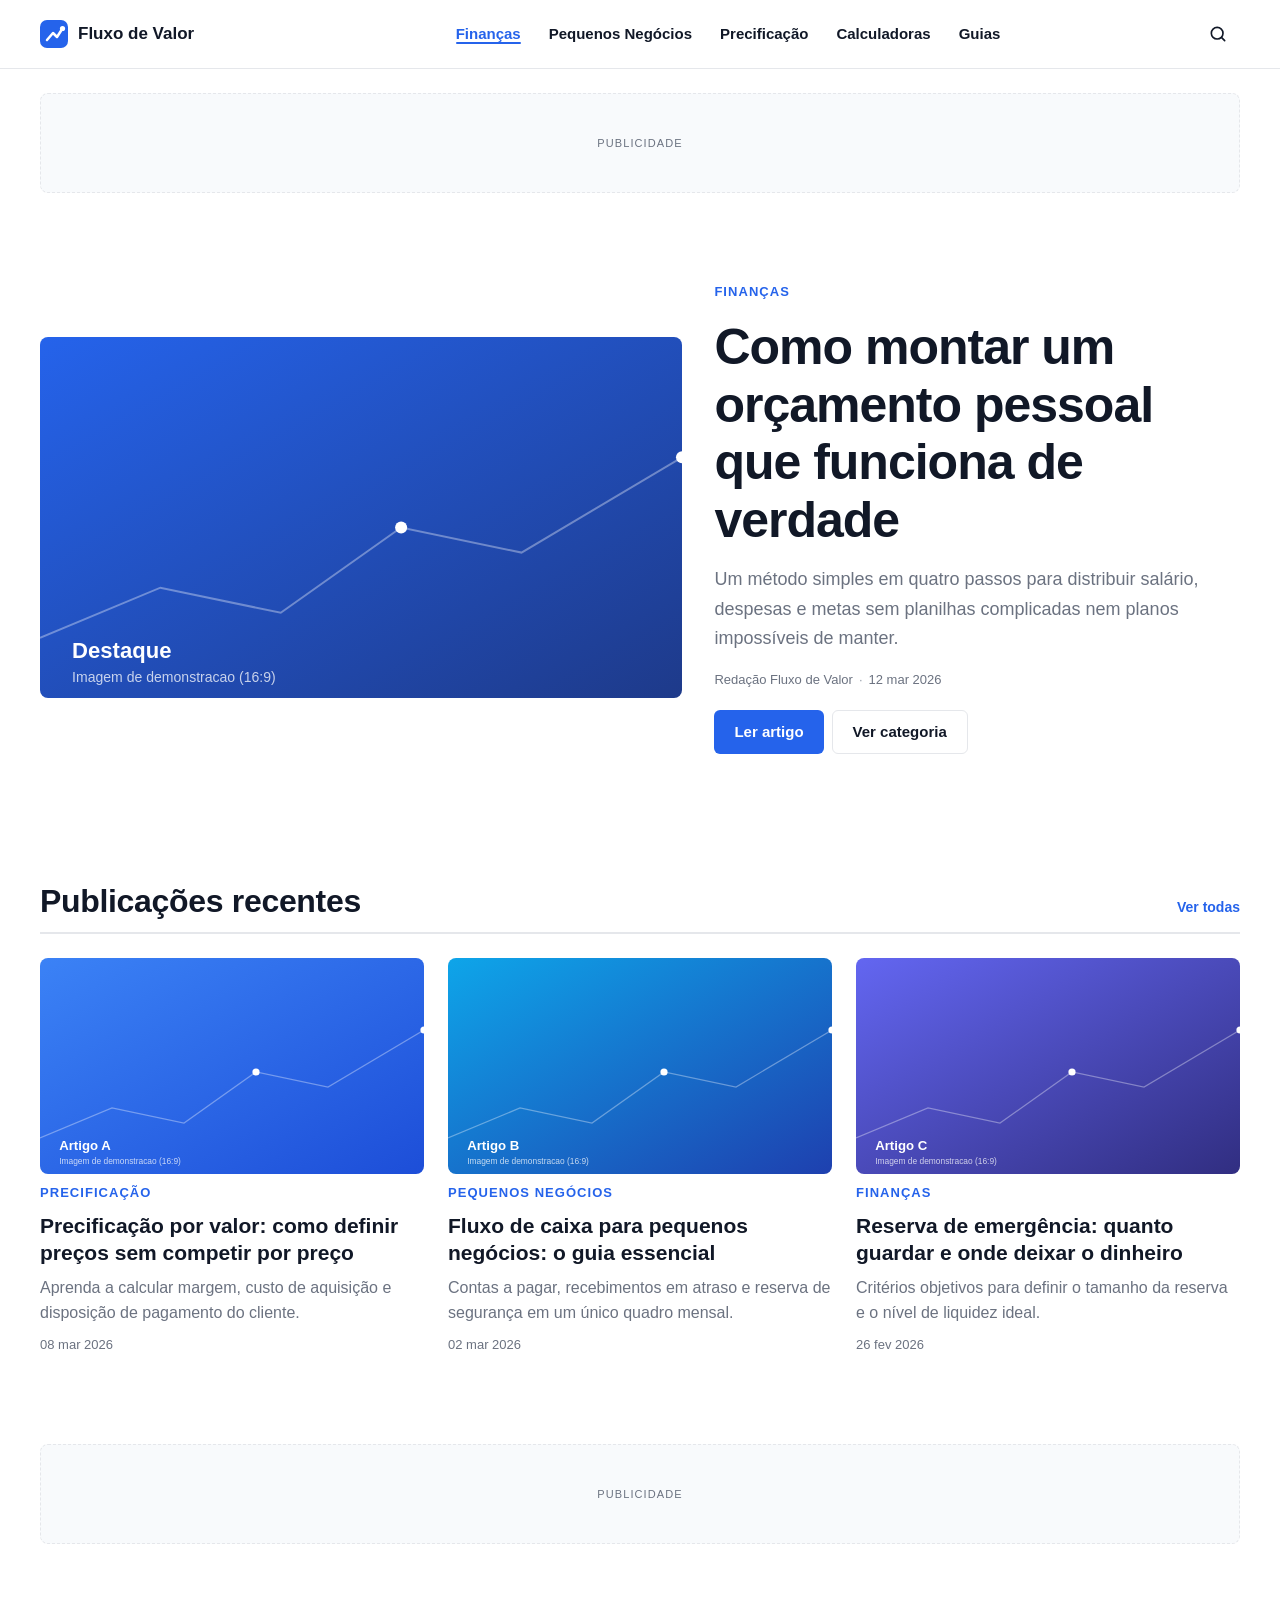
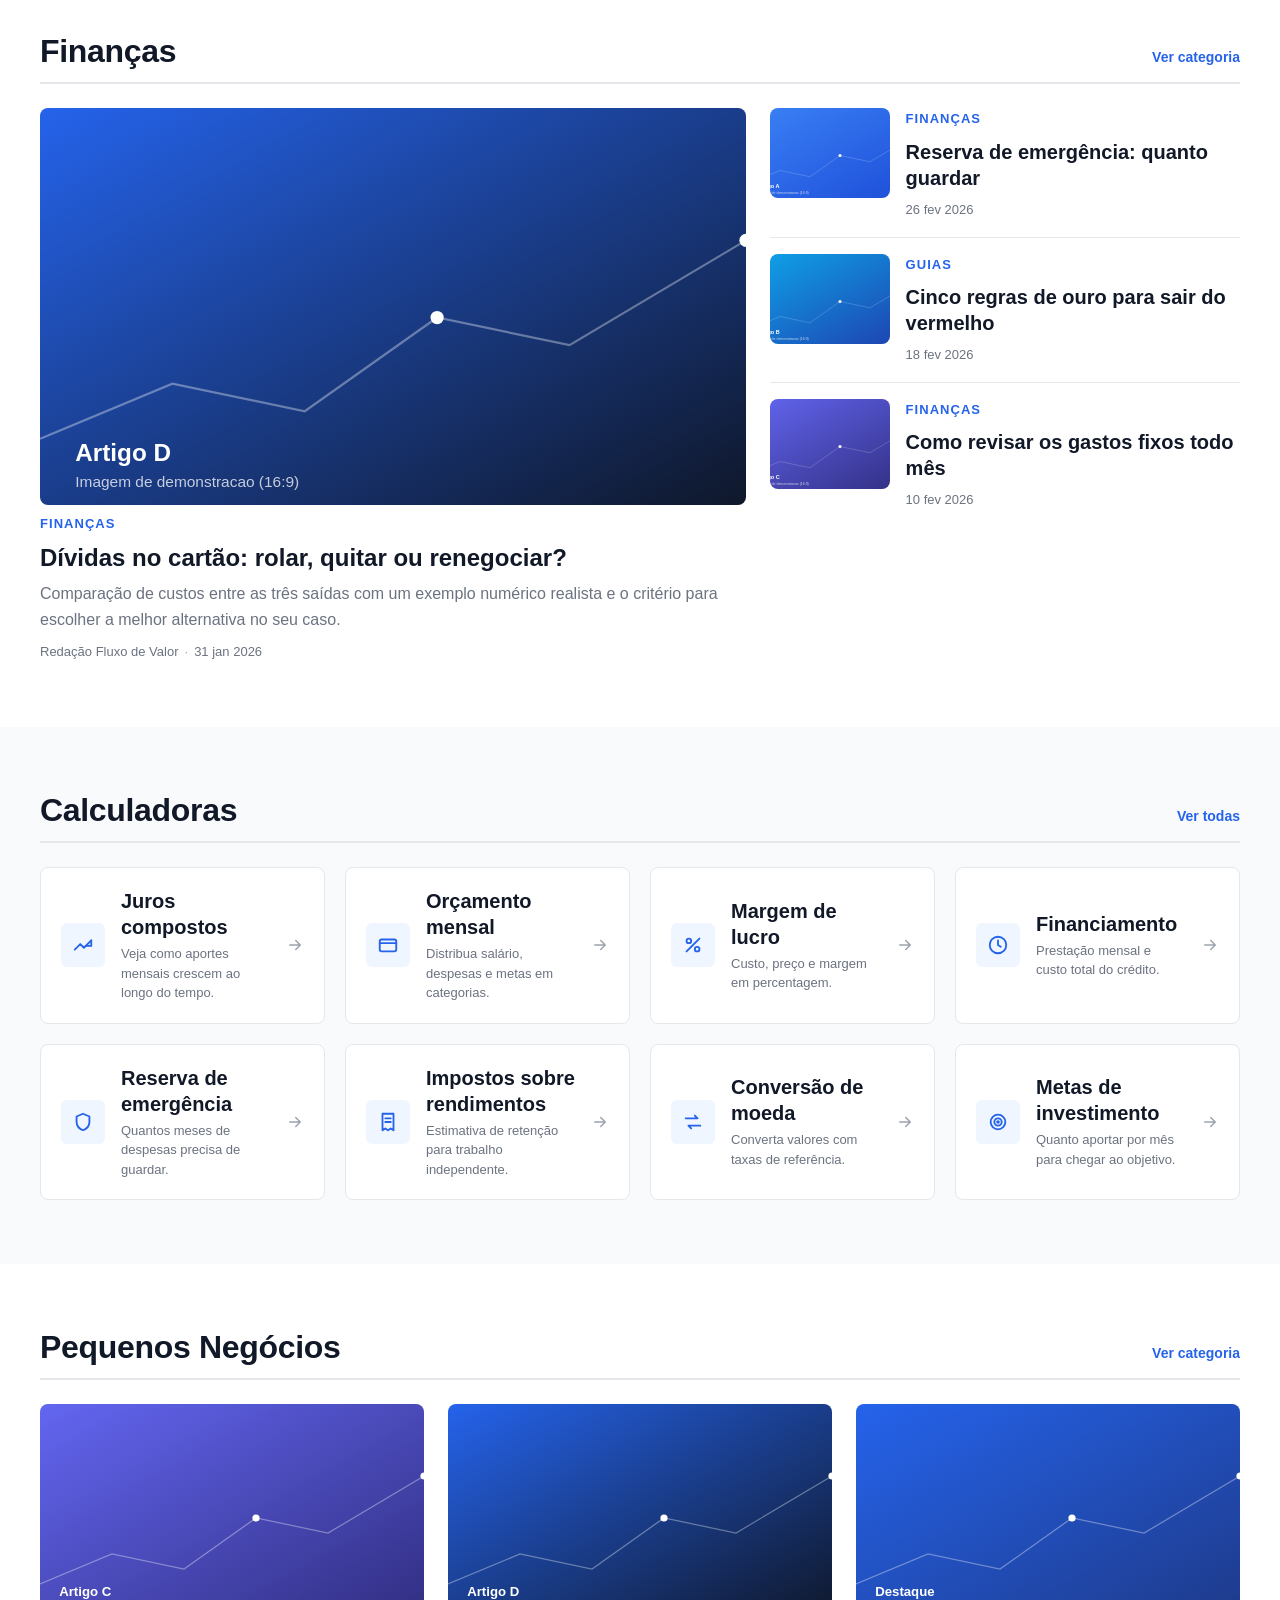
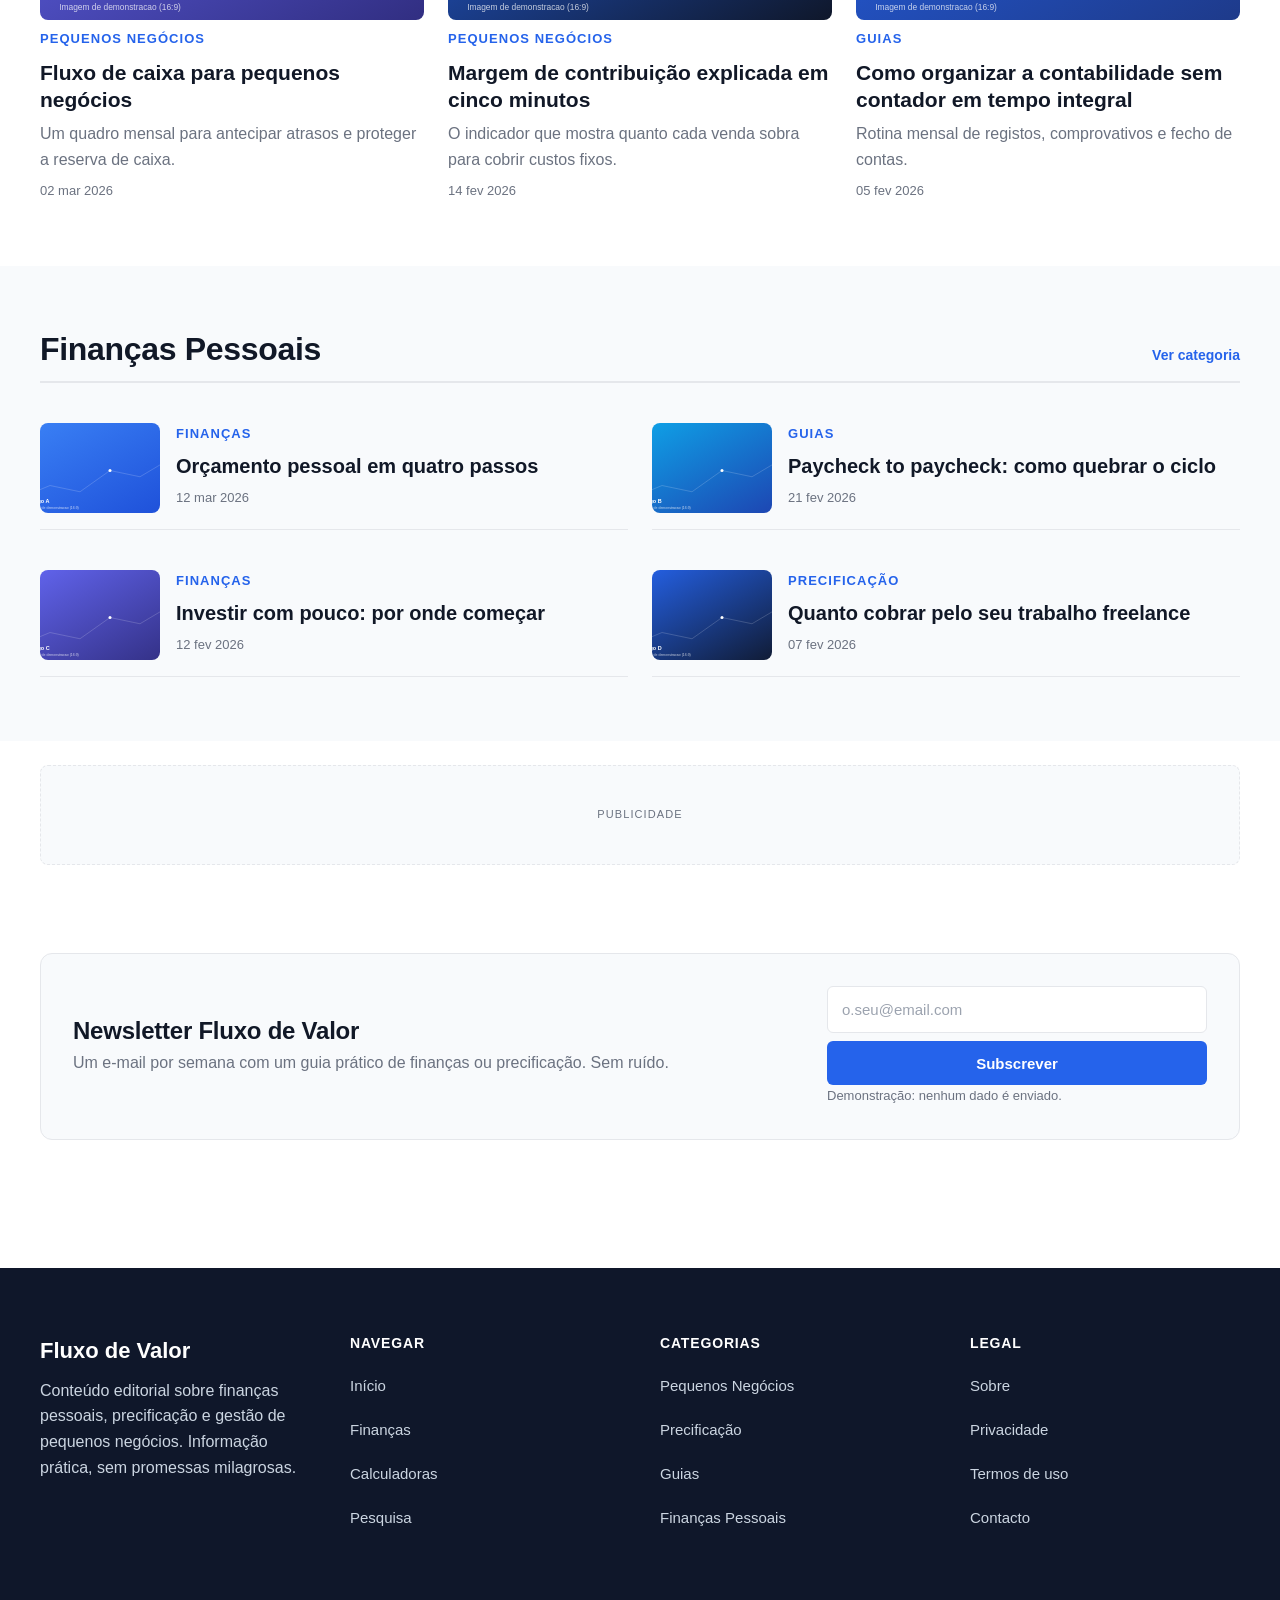
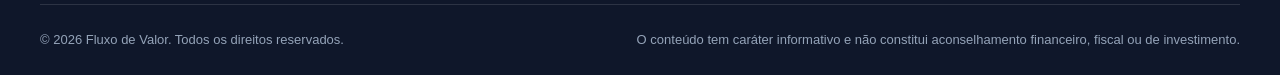
<file: src/index.html>
<!DOCTYPE html>
<html lang="pt-PT">
<head>
<meta charset="utf-8">
<meta name="viewport" content="width=device-width, initial-scale=1">
<title>Fluxo de Valor — Finanças, pequenos negócios e precificação</title>
<meta name="description" content="Guias práticos, calculadoras e estratégias sobre finanças pessoais, precificação e gestão de pequenos negócios. Conteúdo claro para decisões melhores.">
<link rel="canonical" href="https://valorfacil.blogspot.com/">
<meta name="robots" content="index, follow">

<meta property="og:type" content="website">
<meta property="og:site_name" content="Fluxo de Valor">
<meta property="og:locale" content="pt_PT">
<meta property="og:title" content="Fluxo de Valor — Finanças, pequenos negócios e precificação">
<meta property="og:description" content="Guias práticos, calculadoras e estratégias sobre finanças pessoais, precificação e gestão de pequenos negócios.">
<meta property="og:url" content="https://valorfacil.blogspot.com/">
<meta property="og:image" content="https://valorfacil.blogspot.com/assets/images/ph-hero.svg">
<meta property="og:image:width" content="640">
<meta property="og:image:height" content="360">

<meta name="twitter:card" content="summary_large_image">
<meta name="twitter:title" content="Fluxo de Valor — Finanças, pequenos negócios e precificação">
<meta name="twitter:description" content="Guias práticos, calculadoras e estratégias sobre finanças pessoais, precificação e gestão de pequenos negócios.">
<meta name="twitter:image" content="https://valorfacil.blogspot.com/assets/images/ph-hero.svg">

<link rel="icon" href="assets/images/logo.svg" type="image/svg+xml">

<link rel="stylesheet" href="css/variables.css">
<link rel="stylesheet" href="css/reset.css">
<link rel="stylesheet" href="css/base.css">
<link rel="stylesheet" href="css/header.css">
<link rel="stylesheet" href="css/navigation.css">
<link rel="stylesheet" href="css/hero.css">
<link rel="stylesheet" href="css/cards.css">
<link rel="stylesheet" href="css/sections.css">
<link rel="stylesheet" href="css/sidebar.css">
<link rel="stylesheet" href="css/calculators.css">
<link rel="stylesheet" href="css/article.css">
<link rel="stylesheet" href="css/footer.css">
<link rel="stylesheet" href="css/responsive.css">

<script type="application/ld+json">
{
  "@context": "https://schema.org",
  "@type": "WebSite",
  "name": "Fluxo de Valor",
  "url": "https://valorfacil.blogspot.com/",
  "inLanguage": "pt-PT",
  "potentialAction": {
    "@type": "SearchAction",
    "target": "https://valorfacil.blogspot.com/search.html?q={search_term_string}",
    "query-input": "required name=search_term_string"
  }
}
</script>
</head>

<body>
<a class="skip-link" href="#conteudo">Saltar para o conteúdo</a>

<header class="site-header">
  <div class="container header-inner">
    <a class="site-logo" href="index.html" aria-label="Fluxo de Valor — página inicial">
      <img src="assets/images/logo.svg" alt="Fluxo de Valor" width="180" height="30">
    </a>

    <nav class="main-nav" id="main-nav" aria-label="Navegação principal">
      <ul class="nav-list">
        <li><a class="nav-link is-active" href="category.html" aria-current="page">Finanças</a></li>
        <li><a class="nav-link" href="category.html">Pequenos Negócios</a></li>
        <li><a class="nav-link" href="category.html">Precificação</a></li>
        <li><a class="nav-link" href="category.html">Calculadoras</a></li>
        <li><a class="nav-link" href="category.html">Guias</a></li>
      </ul>
    </nav>

    <div class="header-actions">
      <a class="header-search" href="search.html" aria-label="Pesquisar no site">
        <svg viewBox="0 0 24 24" fill="none" stroke="currentColor" stroke-width="2" stroke-linecap="round" aria-hidden="true"><circle cx="11" cy="11" r="7"/><path d="M20 20l-3.6-3.6"/></svg>
      </a>
      <button class="menu-toggle" type="button" aria-expanded="false" aria-controls="main-nav" aria-label="Abrir menu">
        <svg class="icon-menu" viewBox="0 0 24 24" fill="none" stroke="currentColor" stroke-width="2" stroke-linecap="round" aria-hidden="true"><path d="M4 7h16M4 12h16M4 17h16"/></svg>
        <svg class="icon-close" viewBox="0 0 24 24" fill="none" stroke="currentColor" stroke-width="2" stroke-linecap="round" aria-hidden="true"><path d="M6 6l12 12M18 6L6 18"/></svg>
      </button>
    </div>
  </div>
  <div class="nav-backdrop" aria-hidden="true"></div>
</header>

<main id="conteudo">

  <!-- AD_TOP -->
  <div class="container ad-wrap">
    <aside class="ad-slot" aria-label="Publicidade — topo"><span>Publicidade</span></aside>
  </div>

  <!-- HERO / DESTAQUE -->
  <section class="hero container" aria-labelledby="hero-title">
    <div class="hero-grid">
      <a class="hero-media" href="article.html" tabindex="-1" aria-hidden="true">
        <img src="assets/images/ph-hero.svg" alt="" width="640" height="360" fetchpriority="high">
      </a>
      <div class="hero-content">
        <span class="eyebrow">Finanças</span>
        <h1 class="hero-title" id="hero-title"><a href="article.html">Como montar um orçamento pessoal que funciona de verdade</a></h1>
        <p class="hero-summary">Um método simples em quatro passos para distribuir salário, despesas e metas sem planilhas complicadas nem planos impossíveis de manter.</p>
        <p class="meta meta--dot"><span>Redação Fluxo de Valor</span><time datetime="2026-03-12">12 mar 2026</time></p>
        <div class="hero-actions">
          <a class="btn btn--primary" href="article.html">Ler artigo</a>
          <a class="btn btn--ghost" href="category.html">Ver categoria</a>
        </div>
      </div>
    </div>
  </section>

  <!-- LATEST POSTS -->
  <section class="section" aria-labelledby="latest-title">
    <div class="container">
      <div class="section-header">
        <h2 class="section-title" id="latest-title">Publicações recentes</h2>
        <a class="section-link" href="category.html">Ver todas</a>
      </div>

      <div class="card-grid">
        <article class="card">
          <a class="card-media" href="article.html" tabindex="-1" aria-hidden="true">
            <img src="assets/images/ph-a.svg" alt="" width="640" height="360" loading="lazy">
          </a>
          <div class="card-body">
            <span class="eyebrow">Precificação</span>
            <h3 class="card-title"><a href="article.html">Precificação por valor: como definir preços sem competir por preço</a></h3>
            <p class="card-summary">Aprenda a calcular margem, custo de aquisição e disposição de pagamento do cliente.</p>
            <p class="card-meta"><time datetime="2026-03-08">08 mar 2026</time></p>
          </div>
        </article>

        <article class="card">
          <a class="card-media" href="article.html" tabindex="-1" aria-hidden="true">
            <img src="assets/images/ph-b.svg" alt="" width="640" height="360" loading="lazy">
          </a>
          <div class="card-body">
            <span class="eyebrow">Pequenos Negócios</span>
            <h3 class="card-title"><a href="article.html">Fluxo de caixa para pequenos negócios: o guia essencial</a></h3>
            <p class="card-summary">Contas a pagar, recebimentos em atraso e reserva de segurança em um único quadro mensal.</p>
            <p class="card-meta"><time datetime="2026-03-02">02 mar 2026</time></p>
          </div>
        </article>

        <article class="card">
          <a class="card-media" href="article.html" tabindex="-1" aria-hidden="true">
            <img src="assets/images/ph-c.svg" alt="" width="640" height="360" loading="lazy">
          </a>
          <div class="card-body">
            <span class="eyebrow">Finanças</span>
            <h3 class="card-title"><a href="article.html">Reserva de emergência: quanto guardar e onde deixar o dinheiro</a></h3>
            <p class="card-summary">Critérios objetivos para definir o tamanho da reserva e o nível de liquidez ideal.</p>
            <p class="card-meta"><time datetime="2026-02-26">26 fev 2026</time></p>
          </div>
        </article>
      </div>
    </div>
  </section>

  <!-- AD_AFTER_FEATURED -->
  <div class="container ad-wrap">
    <aside class="ad-slot" aria-label="Publicidade — após destaque"><span>Publicidade</span></aside>
  </div>

  <!-- SEÇÃO DE CATEGORIA -->
  <section class="section" aria-labelledby="financas-title">
    <div class="container">
      <div class="section-header">
        <h2 class="section-title" id="financas-title">Finanças</h2>
        <a class="section-link" href="category.html">Ver categoria</a>
      </div>

      <div class="category-split">
        <article class="card card--featured">
          <a class="card-media" href="article.html" tabindex="-1" aria-hidden="true">
            <img src="assets/images/ph-d.svg" alt="" width="640" height="360" loading="lazy">
          </a>
          <div class="card-body">
            <span class="eyebrow">Finanças</span>
            <h3 class="card-title"><a href="article.html">Dívidas no cartão: rolar, quitar ou renegociar?</a></h3>
            <p class="card-summary">Comparação de custos entre as três saídas com um exemplo numérico realista e o critério para escolher a melhor alternativa no seu caso.</p>
            <p class="card-meta meta--dot"><span>Redação Fluxo de Valor</span><time datetime="2026-01-31">31 jan 2026</time></p>
          </div>
        </article>

        <div class="split-secondary">
          <article class="card card--row">
            <a class="card-media" href="article.html" tabindex="-1" aria-hidden="true">
              <img src="assets/images/ph-a.svg" alt="" width="160" height="120" loading="lazy">
            </a>
            <div class="card-body">
              <span class="eyebrow">Finanças</span>
              <h3 class="card-title"><a href="article.html">Reserva de emergência: quanto guardar</a></h3>
              <p class="card-meta"><time datetime="2026-02-26">26 fev 2026</time></p>
            </div>
          </article>

          <article class="card card--row">
            <a class="card-media" href="article.html" tabindex="-1" aria-hidden="true">
              <img src="assets/images/ph-b.svg" alt="" width="160" height="120" loading="lazy">
            </a>
            <div class="card-body">
              <span class="eyebrow">Guias</span>
              <h3 class="card-title"><a href="article.html">Cinco regras de ouro para sair do vermelho</a></h3>
              <p class="card-meta"><time datetime="2026-02-18">18 fev 2026</time></p>
            </div>
          </article>

          <article class="card card--row">
            <a class="card-media" href="article.html" tabindex="-1" aria-hidden="true">
              <img src="assets/images/ph-c.svg" alt="" width="160" height="120" loading="lazy">
            </a>
            <div class="card-body">
              <span class="eyebrow">Finanças</span>
              <h3 class="card-title"><a href="article.html">Como revisar os gastos fixos todo mês</a></h3>
              <p class="card-meta"><time datetime="2026-02-10">10 fev 2026</time></p>
            </div>
          </article>
        </div>
      </div>
    </div>
  </section>

  <!-- CALCULADORAS -->
  <section class="section section--surface" aria-labelledby="calc-title">
    <div class="container">
      <div class="section-header">
        <h2 class="section-title" id="calc-title">Calculadoras</h2>
        <a class="section-link" href="category.html">Ver todas</a>
      </div>

      <div class="calc-grid">
        <a class="calc-card" href="article.html">
          <span class="calc-icon" aria-hidden="true"><svg viewBox="0 0 24 24" fill="none" stroke="currentColor" stroke-width="2" stroke-linecap="round" stroke-linejoin="round"><path d="M3 17l6-6 4 4 8-8"/><path d="M21 7v6h-6"/></svg></span>
          <span class="calc-body">
            <span class="calc-name">Juros compostos</span>
            <span class="calc-desc">Veja como aportes mensais crescem ao longo do tempo.</span>
          </span>
          <span class="calc-arrow" aria-hidden="true"><svg viewBox="0 0 24 24" fill="none" stroke="currentColor" stroke-width="2" stroke-linecap="round" stroke-linejoin="round"><path d="M5 12h14M13 6l6 6-6 6"/></svg></span>
        </a>

        <a class="calc-card" href="article.html">
          <span class="calc-icon" aria-hidden="true"><svg viewBox="0 0 24 24" fill="none" stroke="currentColor" stroke-width="2" stroke-linecap="round" stroke-linejoin="round"><rect x="3" y="6" width="18" height="13" rx="2"/><path d="M3 10h18"/></svg></span>
          <span class="calc-body">
            <span class="calc-name">Orçamento mensal</span>
            <span class="calc-desc">Distribua salário, despesas e metas em categorias.</span>
          </span>
          <span class="calc-arrow" aria-hidden="true"><svg viewBox="0 0 24 24" fill="none" stroke="currentColor" stroke-width="2" stroke-linecap="round" stroke-linejoin="round"><path d="M5 12h14M13 6l6 6-6 6"/></svg></span>
        </a>

        <a class="calc-card" href="article.html">
          <span class="calc-icon" aria-hidden="true"><svg viewBox="0 0 24 24" fill="none" stroke="currentColor" stroke-width="2" stroke-linecap="round" stroke-linejoin="round"><path d="M19 5L5 19"/><circle cx="7.5" cy="7.5" r="2.5"/><circle cx="16.5" cy="16.5" r="2.5"/></svg></span>
          <span class="calc-body">
            <span class="calc-name">Margem de lucro</span>
            <span class="calc-desc">Custo, preço e margem em percentagem.</span>
          </span>
          <span class="calc-arrow" aria-hidden="true"><svg viewBox="0 0 24 24" fill="none" stroke="currentColor" stroke-width="2" stroke-linecap="round" stroke-linejoin="round"><path d="M5 12h14M13 6l6 6-6 6"/></svg></span>
        </a>

        <a class="calc-card" href="article.html">
          <span class="calc-icon" aria-hidden="true"><svg viewBox="0 0 24 24" fill="none" stroke="currentColor" stroke-width="2" stroke-linecap="round" stroke-linejoin="round"><circle cx="12" cy="12" r="9"/><path d="M12 7v5l3 2"/></svg></span>
          <span class="calc-body">
            <span class="calc-name">Financiamento</span>
            <span class="calc-desc">Prestação mensal e custo total do crédito.</span>
          </span>
          <span class="calc-arrow" aria-hidden="true"><svg viewBox="0 0 24 24" fill="none" stroke="currentColor" stroke-width="2" stroke-linecap="round" stroke-linejoin="round"><path d="M5 12h14M13 6l6 6-6 6"/></svg></span>
        </a>

        <a class="calc-card" href="article.html">
          <span class="calc-icon" aria-hidden="true"><svg viewBox="0 0 24 24" fill="none" stroke="currentColor" stroke-width="2" stroke-linecap="round" stroke-linejoin="round"><path d="M12 3l7 3v6c0 4.5-3 7.5-7 9-4-1.5-7-4.5-7-9V6l7-3z"/></svg></span>
          <span class="calc-body">
            <span class="calc-name">Reserva de emergência</span>
            <span class="calc-desc">Quantos meses de despesas precisa de guardar.</span>
          </span>
          <span class="calc-arrow" aria-hidden="true"><svg viewBox="0 0 24 24" fill="none" stroke="currentColor" stroke-width="2" stroke-linecap="round" stroke-linejoin="round"><path d="M5 12h14M13 6l6 6-6 6"/></svg></span>
        </a>

        <a class="calc-card" href="article.html">
          <span class="calc-icon" aria-hidden="true"><svg viewBox="0 0 24 24" fill="none" stroke="currentColor" stroke-width="2" stroke-linecap="round" stroke-linejoin="round"><path d="M6 3h12v18l-3-2-3 2-3-2-3 2z"/><path d="M9 8h6M9 12h6"/></svg></span>
          <span class="calc-body">
            <span class="calc-name">Impostos sobre rendimentos</span>
            <span class="calc-desc">Estimativa de retenção para trabalho independente.</span>
          </span>
          <span class="calc-arrow" aria-hidden="true"><svg viewBox="0 0 24 24" fill="none" stroke="currentColor" stroke-width="2" stroke-linecap="round" stroke-linejoin="round"><path d="M5 12h14M13 6l6 6-6 6"/></svg></span>
        </a>

        <a class="calc-card" href="article.html">
          <span class="calc-icon" aria-hidden="true"><svg viewBox="0 0 24 24" fill="none" stroke="currentColor" stroke-width="2" stroke-linecap="round" stroke-linejoin="round"><path d="M4 8h13l-3-3"/><path d="M20 16H7l3 3"/></svg></span>
          <span class="calc-body">
            <span class="calc-name">Conversão de moeda</span>
            <span class="calc-desc">Converta valores com taxas de referência.</span>
          </span>
          <span class="calc-arrow" aria-hidden="true"><svg viewBox="0 0 24 24" fill="none" stroke="currentColor" stroke-width="2" stroke-linecap="round" stroke-linejoin="round"><path d="M5 12h14M13 6l6 6-6 6"/></svg></span>
        </a>

        <a class="calc-card" href="article.html">
          <span class="calc-icon" aria-hidden="true"><svg viewBox="0 0 24 24" fill="none" stroke="currentColor" stroke-width="2" stroke-linecap="round" stroke-linejoin="round"><circle cx="12" cy="12" r="8"/><circle cx="12" cy="12" r="4"/><circle cx="12" cy="12" r="1" fill="currentColor"/></svg></span>
          <span class="calc-body">
            <span class="calc-name">Metas de investimento</span>
            <span class="calc-desc">Quanto aportar por mês para chegar ao objetivo.</span>
          </span>
          <span class="calc-arrow" aria-hidden="true"><svg viewBox="0 0 24 24" fill="none" stroke="currentColor" stroke-width="2" stroke-linecap="round" stroke-linejoin="round"><path d="M5 12h14M13 6l6 6-6 6"/></svg></span>
        </a>
      </div>
    </div>
  </section>

  <!-- PEQUENOS NEGÓCIOS -->
  <section class="section" aria-labelledby="negocios-title">
    <div class="container">
      <div class="section-header">
        <h2 class="section-title" id="negocios-title">Pequenos Negócios</h2>
        <a class="section-link" href="category.html">Ver categoria</a>
      </div>

      <div class="card-grid">
        <article class="card">
          <a class="card-media" href="article.html" tabindex="-1" aria-hidden="true">
            <img src="assets/images/ph-c.svg" alt="" width="640" height="360" loading="lazy">
          </a>
          <div class="card-body">
            <span class="eyebrow">Pequenos Negócios</span>
            <h3 class="card-title"><a href="article.html">Fluxo de caixa para pequenos negócios</a></h3>
            <p class="card-summary">Um quadro mensal para antecipar atrasos e proteger a reserva de caixa.</p>
            <p class="card-meta"><time datetime="2026-03-02">02 mar 2026</time></p>
          </div>
        </article>

        <article class="card">
          <a class="card-media" href="article.html" tabindex="-1" aria-hidden="true">
            <img src="assets/images/ph-d.svg" alt="" width="640" height="360" loading="lazy">
          </a>
          <div class="card-body">
            <span class="eyebrow">Pequenos Negócios</span>
            <h3 class="card-title"><a href="article.html">Margem de contribuição explicada em cinco minutos</a></h3>
            <p class="card-summary">O indicador que mostra quanto cada venda sobra para cobrir custos fixos.</p>
            <p class="card-meta"><time datetime="2026-02-14">14 fev 2026</time></p>
          </div>
        </article>

        <article class="card">
          <a class="card-media" href="article.html" tabindex="-1" aria-hidden="true">
            <img src="assets/images/ph-hero.svg" alt="" width="640" height="360" loading="lazy">
          </a>
          <div class="card-body">
            <span class="eyebrow">Guias</span>
            <h3 class="card-title"><a href="article.html">Como organizar a contabilidade sem contador em tempo integral</a></h3>
            <p class="card-summary">Rotina mensal de registos, comprovativos e fecho de contas.</p>
            <p class="card-meta"><time datetime="2026-02-05">05 fev 2026</time></p>
          </div>
        </article>
      </div>
    </div>
  </section>

  <!-- FINANÇAS PESSOAIS -->
  <section class="section section--surface" aria-labelledby="pessoal-title">
    <div class="container">
      <div class="section-header">
        <h2 class="section-title" id="pessoal-title">Finanças Pessoais</h2>
        <a class="section-link" href="category.html">Ver categoria</a>
      </div>

      <div class="card-grid card-grid--2">
        <article class="card card--row">
          <a class="card-media" href="article.html" tabindex="-1" aria-hidden="true">
            <img src="assets/images/ph-a.svg" alt="" width="160" height="120" loading="lazy">
          </a>
          <div class="card-body">
            <span class="eyebrow">Finanças</span>
            <h3 class="card-title"><a href="article.html">Orçamento pessoal em quatro passos</a></h3>
            <p class="card-summary">Distribua o salário entre necessidades, desejos, dívidas e poupança.</p>
            <p class="card-meta"><time datetime="2026-03-12">12 mar 2026</time></p>
          </div>
        </article>

        <article class="card card--row">
          <a class="card-media" href="article.html" tabindex="-1" aria-hidden="true">
            <img src="assets/images/ph-b.svg" alt="" width="160" height="120" loading="lazy">
          </a>
          <div class="card-body">
            <span class="eyebrow">Guias</span>
            <h3 class="card-title"><a href="article.html">Paycheck to paycheck: como quebrar o ciclo</a></h3>
            <p class="card-summary">Três ajustes práticos para criar folga financeira em 90 dias.</p>
            <p class="card-meta"><time datetime="2026-02-21">21 fev 2026</time></p>
          </div>
        </article>

        <article class="card card--row">
          <a class="card-media" href="article.html" tabindex="-1" aria-hidden="true">
            <img src="assets/images/ph-c.svg" alt="" width="160" height="120" loading="lazy">
          </a>
          <div class="card-body">
            <span class="eyebrow">Finanças</span>
            <h3 class="card-title"><a href="article.html">Investir com pouco: por onde começar</a></h3>
            <p class="card-summary">Risco, prazo e aportes automáticos antes de escolher o produto.</p>
            <p class="card-meta"><time datetime="2026-02-12">12 fev 2026</time></p>
          </div>
        </article>

        <article class="card card--row">
          <a class="card-media" href="article.html" tabindex="-1" aria-hidden="true">
            <img src="assets/images/ph-d.svg" alt="" width="160" height="120" loading="lazy">
          </a>
          <div class="card-body">
            <span class="eyebrow">Precificação</span>
            <h3 class="card-title"><a href="article.html">Quanto cobrar pelo seu trabalho freelance</a></h3>
            <p class="card-summary">Do custo de vida ao valor entregue: um método em três variáveis.</p>
            <p class="card-meta"><time datetime="2026-02-07">07 fev 2026</time></p>
          </div>
        </article>
      </div>
    </div>
  </section>

  <!-- AD_AFTER_CONTENT -->
  <div class="container ad-wrap">
    <aside class="ad-slot" aria-label="Publicidade — fim do conteúdo"><span>Publicidade</span></aside>
  </div>

  <!-- NEWSLETTER -->
  <section class="section" aria-labelledby="newsletter-title">
    <div class="container">
      <div class="newsletter">
        <div>
          <h2 class="newsletter-title" id="newsletter-title">Newsletter Fluxo de Valor</h2>
          <p class="newsletter-text">Um e-mail por semana com um guia prático de finanças ou precificação. Sem ruído.</p>
        </div>
        <div>
          <form class="newsletter-form" novalidate>
            <label class="visually-hidden" for="newsletter-email">O seu e-mail</label>
            <input class="field" type="email" id="newsletter-email" name="email" placeholder="o.seu@email.com" autocomplete="email" required>
            <button class="btn btn--primary" type="submit">Subscrever</button>
          </form>
          <p class="newsletter-note" role="status" aria-live="polite">Demonstração: nenhum dado é enviado.</p>
        </div>
      </div>
    </div>
  </section>

</main>

<footer class="site-footer">
  <div class="container">
    <div class="footer-grid">
      <div>
        <p class="footer-brand-name">Fluxo de Valor</p>
        <p class="footer-text">Conteúdo editorial sobre finanças pessoais, precificação e gestão de pequenos negócios. Informação prática, sem promessas milagrosas.</p>
      </div>

      <nav aria-labelledby="footer-nav">
        <p class="footer-title" id="footer-nav">Navegar</p>
        <ul class="footer-links">
          <li><a href="index.html">Início</a></li>
          <li><a href="category.html">Finanças</a></li>
          <li><a href="category.html">Calculadoras</a></li>
          <li><a href="search.html">Pesquisa</a></li>
        </ul>
      </nav>

      <nav aria-labelledby="footer-cat">
        <p class="footer-title" id="footer-cat">Categorias</p>
        <ul class="footer-links">
          <li><a href="category.html">Pequenos Negócios</a></li>
          <li><a href="category.html">Precificação</a></li>
          <li><a href="category.html">Guias</a></li>
          <li><a href="category.html">Finanças Pessoais</a></li>
        </ul>
      </nav>

      <nav aria-labelledby="footer-legal">
        <p class="footer-title" id="footer-legal">Legal</p>
        <ul class="footer-links">
          <li><a href="#">Sobre</a></li>
          <li><a href="#">Privacidade</a></li>
          <li><a href="#">Termos de uso</a></li>
          <li><a href="#">Contacto</a></li>
        </ul>
      </nav>
    </div>

    <div class="footer-bottom">
      <p>&copy; <span id="year">2026</span> Fluxo de Valor. Todos os direitos reservados.</p>
      <p class="footer-disclaimer">O conteúdo tem caráter informativo e não constitui aconselhamento financeiro, fiscal ou de investimento.</p>
    </div>
  </div>
</footer>

<script src="js/navigation.js" defer></script>
<script src="js/main.js" defer></script>
</body>
</html>
</file>
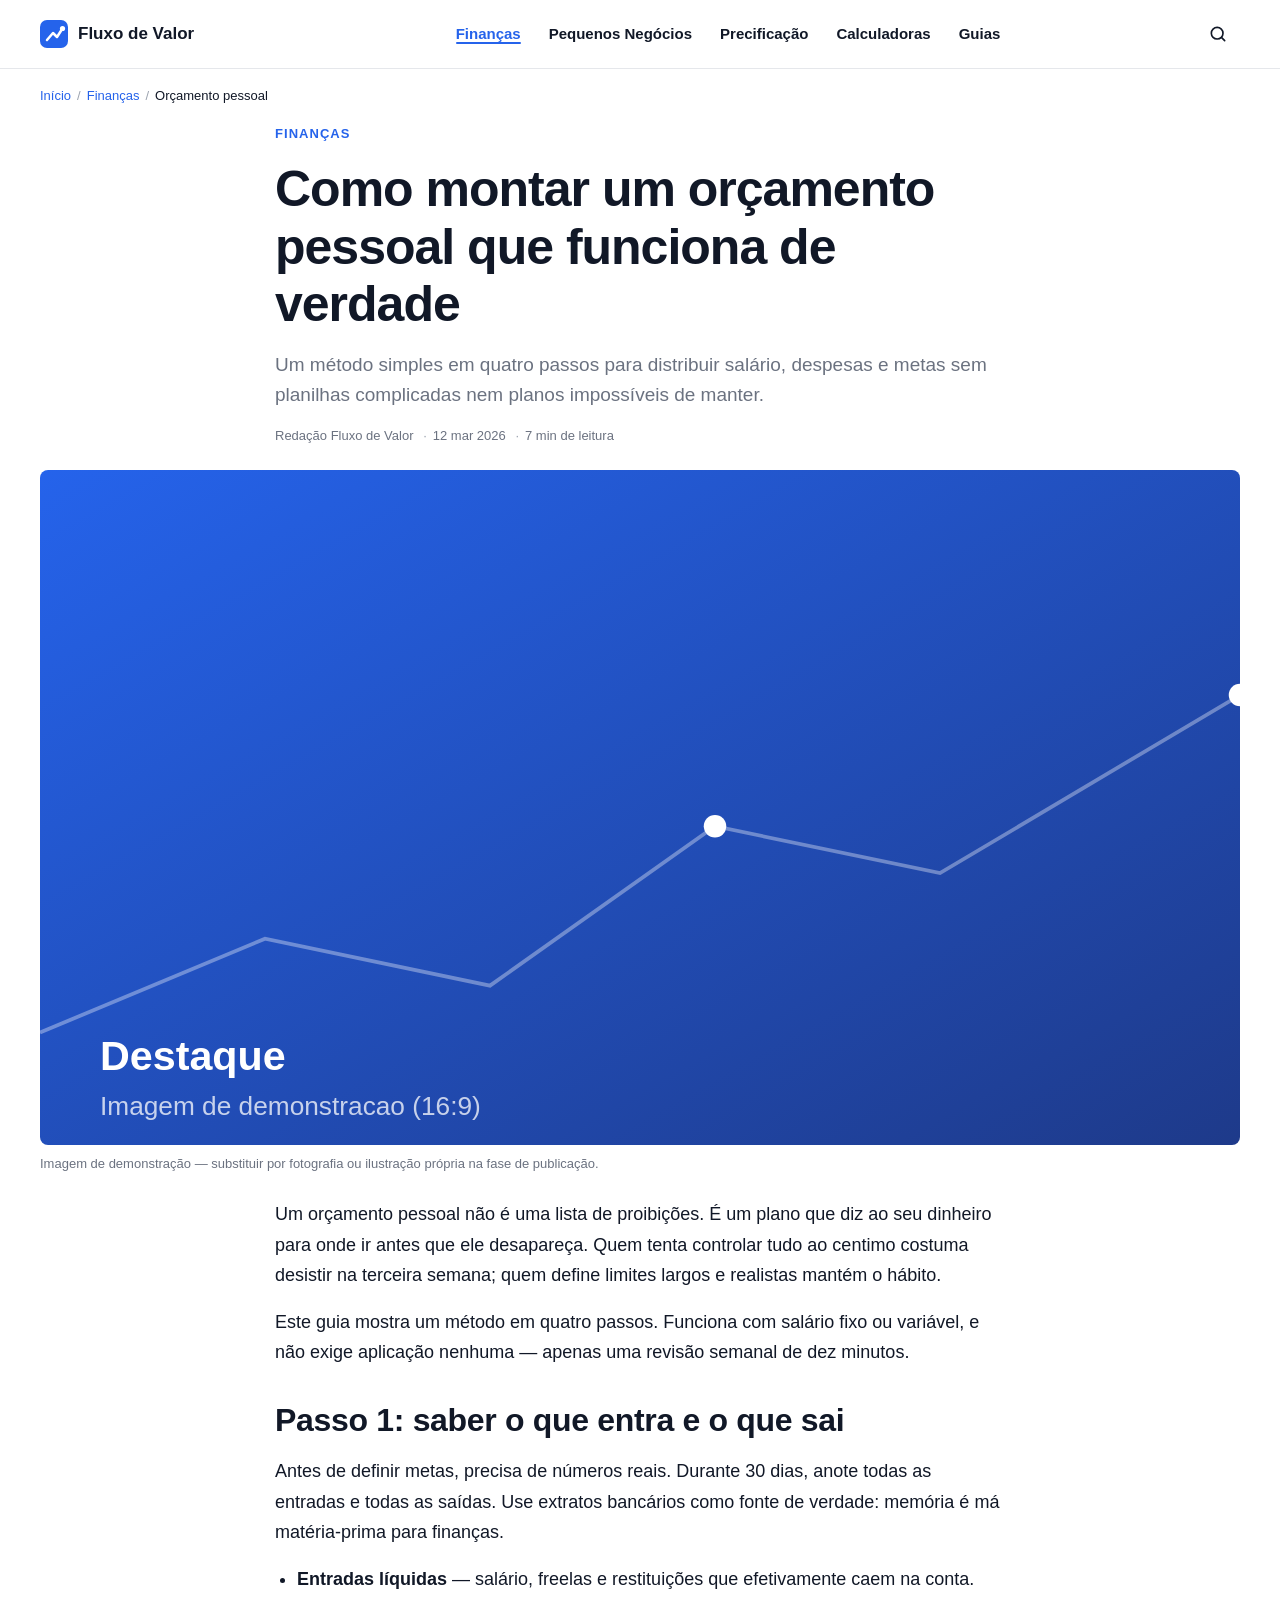
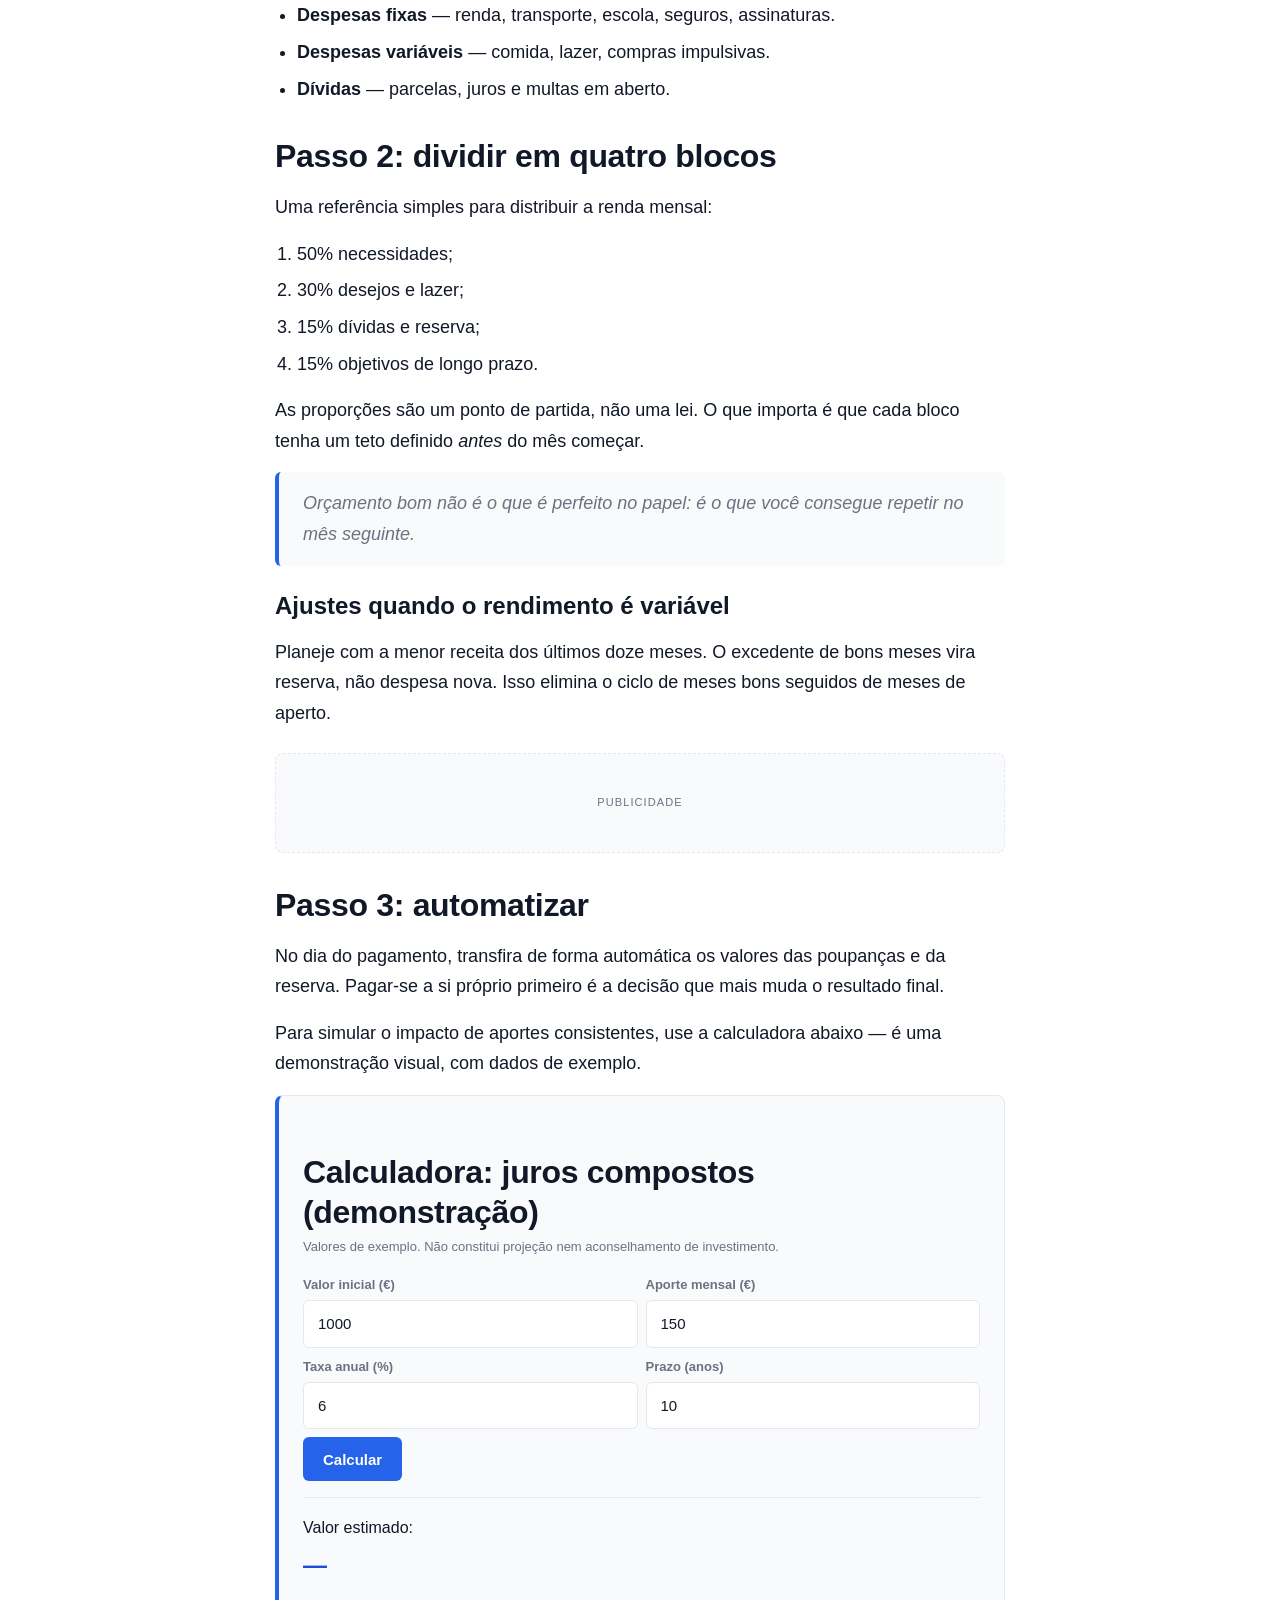
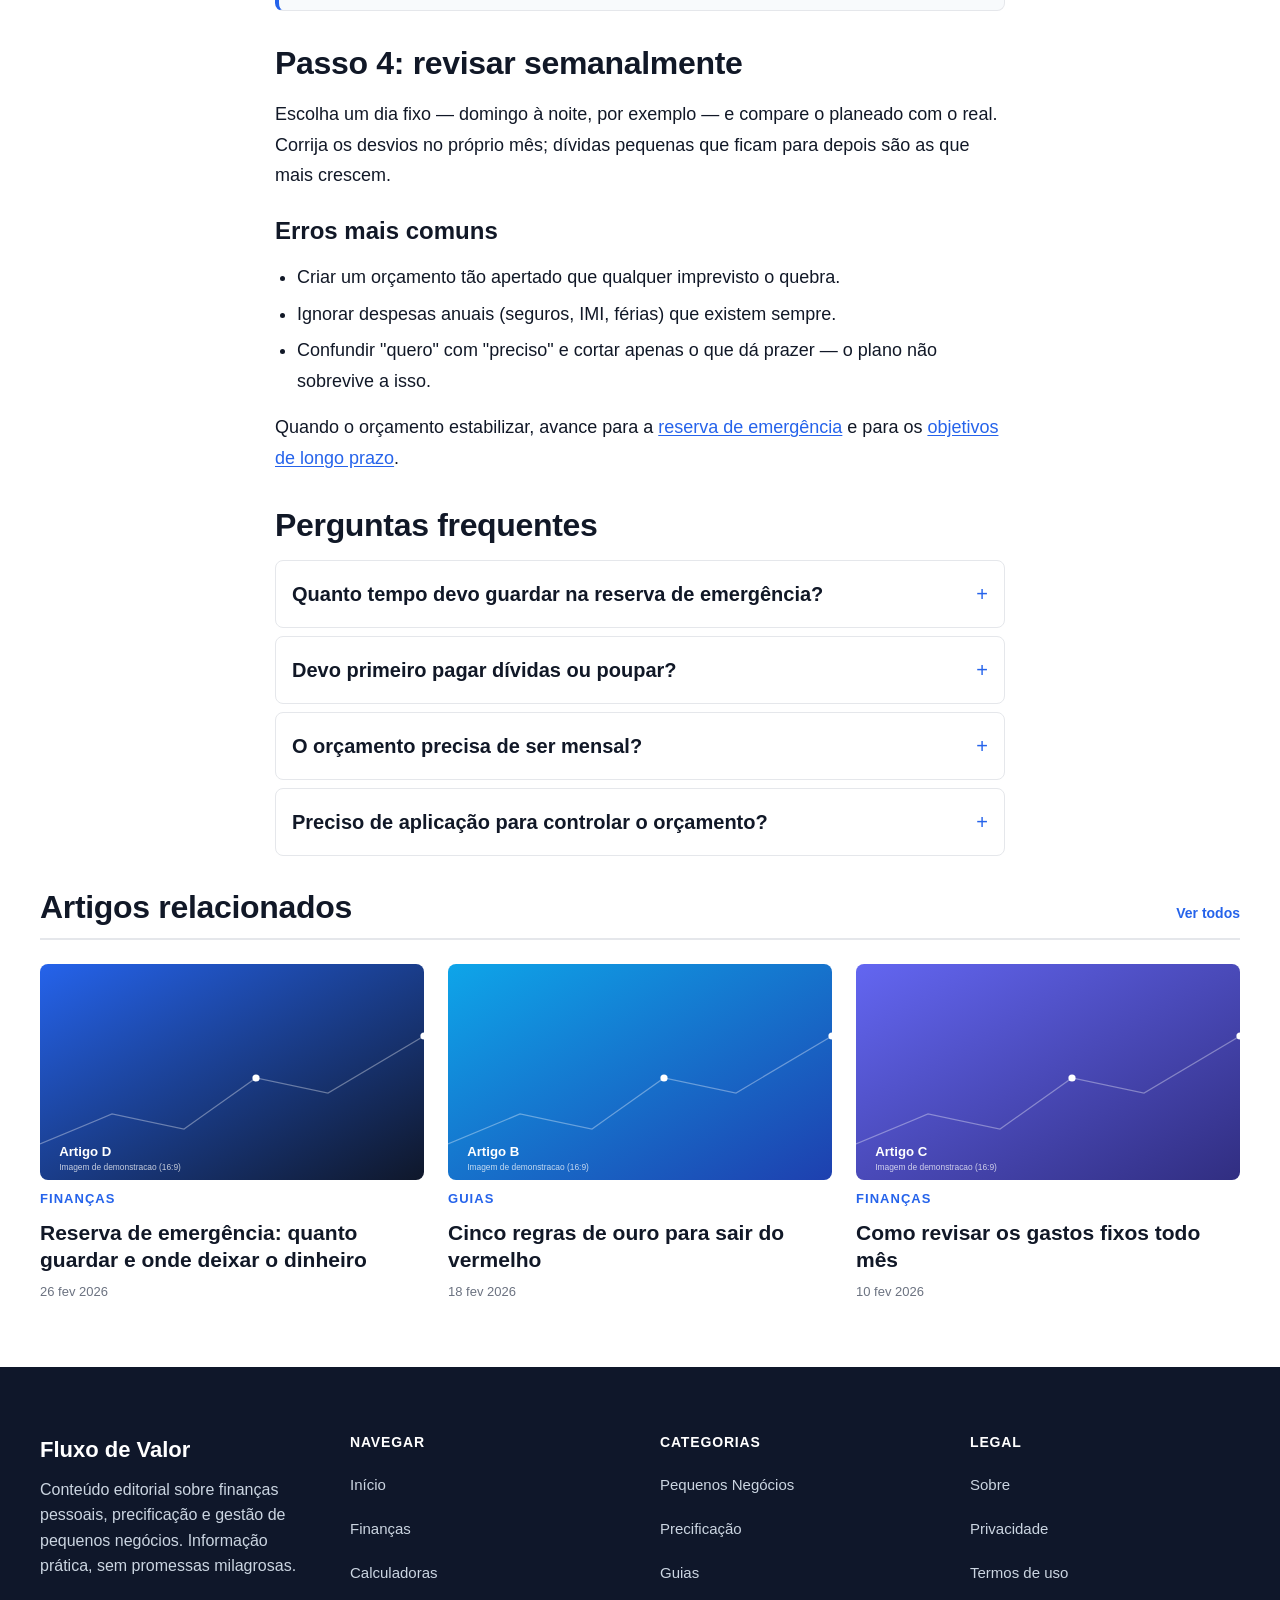
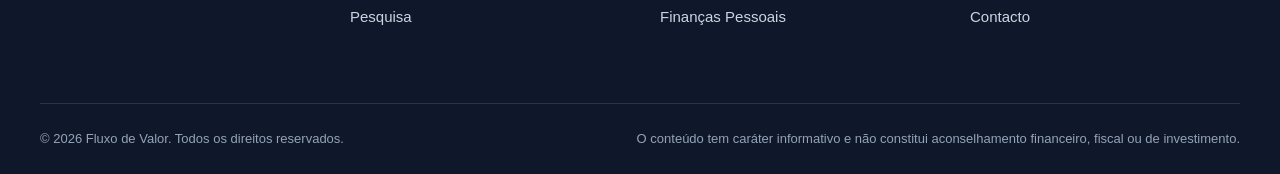
<file: src/article.html>
<!DOCTYPE html>
<html lang="pt-PT">
<head>
<meta charset="utf-8">
<meta name="viewport" content="width=device-width, initial-scale=1">
<title>Como montar um orçamento pessoal que funciona de verdade — Fluxo de Valor</title>
<meta name="description" content="Método em quatro passos para montar um orçamento pessoal realista: distribuir salário, despesas e metas sem planilhas complicadas.">
<link rel="canonical" href="https://valorfacil.blogspot.com/article.html">
<meta name="robots" content="index, follow">

<meta property="og:type" content="article">
<meta property="og:site_name" content="Fluxo de Valor">
<meta property="og:locale" content="pt_PT">
<meta property="og:title" content="Como montar um orçamento pessoal que funciona de verdade">
<meta property="og:description" content="Método em quatro passos para montar um orçamento pessoal realista, sem planilhas complicadas.">
<meta property="og:url" content="https://valorfacil.blogspot.com/article.html">
<meta property="og:image" content="https://valorfacil.blogspot.com/assets/images/ph-hero.svg">
<meta property="article:published_time" content="2026-03-12">

<meta name="twitter:card" content="summary_large_image">
<meta name="twitter:title" content="Como montar um orçamento pessoal que funciona de verdade">
<meta name="twitter:description" content="Método em quatro passos para montar um orçamento pessoal realista, sem planilhas complicadas.">
<meta name="twitter:image" content="https://valorfacil.blogspot.com/assets/images/ph-hero.svg">

<link rel="icon" href="assets/images/logo.svg" type="image/svg+xml">

<link rel="stylesheet" href="css/variables.css">
<link rel="stylesheet" href="css/reset.css">
<link rel="stylesheet" href="css/base.css">
<link rel="stylesheet" href="css/header.css">
<link rel="stylesheet" href="css/navigation.css">
<link rel="stylesheet" href="css/hero.css">
<link rel="stylesheet" href="css/cards.css">
<link rel="stylesheet" href="css/sections.css">
<link rel="stylesheet" href="css/sidebar.css">
<link rel="stylesheet" href="css/calculators.css">
<link rel="stylesheet" href="css/article.css">
<link rel="stylesheet" href="css/footer.css">
<link rel="stylesheet" href="css/responsive.css">

<script type="application/ld+json">
{
  "@context": "https://schema.org",
  "@type": "Article",
  "headline": "Como montar um orçamento pessoal que funciona de verdade",
  "description": "Método em quatro passos para montar um orçamento pessoal realista, sem planilhas complicadas.",
  "inLanguage": "pt-PT",
  "datePublished": "2026-03-12",
  "author": { "@type": "Organization", "name": "Fluxo de Valor" },
  "publisher": { "@type": "Organization", "name": "Fluxo de Valor" },
  "image": "https://valorfacil.blogspot.com/assets/images/ph-hero.svg",
  "mainEntityOfPage": "https://valorfacil.blogspot.com/article.html"
}
</script>

<script type="application/ld+json">
{
  "@context": "https://schema.org",
  "@type": "BreadcrumbList",
  "itemListElement": [
    { "@type": "ListItem", "position": 1, "name": "Início", "item": "https://valorfacil.blogspot.com/" },
    { "@type": "ListItem", "position": 2, "name": "Finanças", "item": "https://valorfacil.blogspot.com/category.html" },
    { "@type": "ListItem", "position": 3, "name": "Orçamento pessoal" }
  ]
}
</script>

<script type="application/ld+json">
{
  "@context": "https://schema.org",
  "@type": "FAQPage",
  "mainEntity": [
    {
      "@type": "Question",
      "name": "Quanto tempo devo guardar na reserva de emergência?",
      "acceptedAnswer": { "@type": "Answer", "text": "Entre 3 e 6 meses de despesas essenciais. Quem tem rendimento variável ou depende de um único cliente deve aproximar-se de 6 meses." }
    },
    {
      "@type": "Question",
      "name": "Devo primeiro pagar dívidas ou poupar?",
      "acceptedAnswer": { "@type": "Answer", "text": "Garanta uma pequena reserva de segurança (1 mês) e, em paralelo, ataque as dívidas com juros acima de 8% ao ano. Só depois aumente a poupança de longo prazo." }
    },
    {
      "@type": "Question",
      "name": "O orçamento precisa de ser mensal?",
      "acceptedAnswer": { "@type": "Answer", "text": "Na maioria dos casos sim, porque acompanha a frequência do salário. Quem recebe de forma irregular pode usar um orçamento por 90 dias." }
    },
    {
      "@type": "Question",
      "name": "Preciso de aplicação para controlar o orçamento?",
      "acceptedAnswer": { "@type": "Answer", "text": "Não. Uma folha de cálculo simples ou até papel funciona desde que a revisão seja semanal e os valores sejam reais." }
    }
  ]
}
</script>
</head>

<body>
<a class="skip-link" href="#conteudo">Saltar para o conteúdo</a>

<header class="site-header">
  <div class="container header-inner">
    <a class="site-logo" href="index.html" aria-label="Fluxo de Valor — página inicial">
      <img src="assets/images/logo.svg" alt="Fluxo de Valor" width="180" height="30">
    </a>

    <nav class="main-nav" id="main-nav" aria-label="Navegação principal">
      <ul class="nav-list">
        <li><a class="nav-link is-active" href="category.html" aria-current="page">Finanças</a></li>
        <li><a class="nav-link" href="category.html">Pequenos Negócios</a></li>
        <li><a class="nav-link" href="category.html">Precificação</a></li>
        <li><a class="nav-link" href="category.html">Calculadoras</a></li>
        <li><a class="nav-link" href="category.html">Guias</a></li>
      </ul>
    </nav>

    <div class="header-actions">
      <a class="header-search" href="search.html" aria-label="Pesquisar no site">
        <svg viewBox="0 0 24 24" fill="none" stroke="currentColor" stroke-width="2" stroke-linecap="round" aria-hidden="true"><circle cx="11" cy="11" r="7"/><path d="M20 20l-3.6-3.6"/></svg>
      </a>
      <button class="menu-toggle" type="button" aria-expanded="false" aria-controls="main-nav" aria-label="Abrir menu">
        <svg class="icon-menu" viewBox="0 0 24 24" fill="none" stroke="currentColor" stroke-width="2" stroke-linecap="round" aria-hidden="true"><path d="M4 7h16M4 12h16M4 17h16"/></svg>
        <svg class="icon-close" viewBox="0 0 24 24" fill="none" stroke="currentColor" stroke-width="2" stroke-linecap="round" aria-hidden="true"><path d="M6 6l12 12M18 6L6 18"/></svg>
      </button>
    </div>
  </div>
  <div class="nav-backdrop" aria-hidden="true"></div>
</header>

<main id="conteudo">
  <div class="container">

    <nav class="breadcrumb" aria-label="Trilha de navegação">
      <ol>
        <li><a href="index.html">Início</a></li>
        <li><a href="category.html">Finanças</a></li>
        <li aria-current="page">Orçamento pessoal</li>
      </ol>
    </nav>

    <article>
      <header class="article-header">
        <span class="eyebrow">Finanças</span>
        <h1 class="article-title">Como montar um orçamento pessoal que funciona de verdade</h1>
        <p class="article-summary">Um método simples em quatro passos para distribuir salário, despesas e metas sem planilhas complicadas nem planos impossíveis de manter.</p>
        <p class="meta meta--dot">
          <span>Redação Fluxo de Valor</span>
          <time datetime="2026-03-12">12 mar 2026</time>
          <span>7 min de leitura</span>
        </p>
      </header>

      <figure class="article-figure">
        <img src="assets/images/ph-hero.svg" alt="Gráfico ilustrativo de crescimento financeiro" width="640" height="360" fetchpriority="high">
        <figcaption>Imagem de demonstração — substituir por fotografia ou ilustração própria na fase de publicação.</figcaption>
      </figure>

      <div class="article-body">
        <p>Um orçamento pessoal não é uma lista de proibições. É um plano que diz ao seu dinheiro para onde ir antes que ele desapareça. Quem tenta controlar tudo ao centimo costuma desistir na terceira semana; quem define limites largos e realistas mantém o hábito.</p>

        <p>Este guia mostra um método em quatro passos. Funciona com salário fixo ou variável, e não exige aplicação nenhuma — apenas uma revisão semanal de dez minutos.</p>

        <h2>Passo 1: saber o que entra e o que sai</h2>
        <p>Antes de definir metas, precisa de números reais. Durante 30 dias, anote todas as entradas e todas as saídas. Use extratos bancários como fonte de verdade: memória é má matéria-prima para finanças.</p>
        <ul>
          <li><strong>Entradas líquidas</strong> — salário, freelas e restituições que efetivamente caem na conta.</li>
          <li><strong>Despesas fixas</strong> — renda, transporte, escola, seguros, assinaturas.</li>
          <li><strong>Despesas variáveis</strong> — comida, lazer, compras impulsivas.</li>
          <li><strong>Dívidas</strong> — parcelas, juros e multas em aberto.</li>
        </ul>

        <h2>Passo 2: dividir em quatro blocos</h2>
        <p>Uma referência simples para distribuir a renda mensal:</p>
        <ol>
          <li>50% necessidades;</li>
          <li>30% desejos e lazer;</li>
          <li>15% dívidas e reserva;</li>
          <li>15% objetivos de longo prazo.</li>
        </ol>
        <p>As proporções são um ponto de partida, não uma lei. O que importa é que cada bloco tenha um teto definido <em>antes</em> do mês começar.</p>

        <blockquote>Orçamento bom não é o que é perfeito no papel: é o que você consegue repetir no mês seguinte.</blockquote>

        <h3>Ajustes quando o rendimento é variável</h3>
        <p>Planeje com a menor receita dos últimos doze meses. O excedente de bons meses vira reserva, não despesa nova. Isso elimina o ciclo de meses bons seguidos de meses de aperto.</p>

        <aside class="ad-slot" aria-label="Publicidade — dentro do artigo"><span>Publicidade</span></aside>

        <h2>Passo 3: automatizar</h2>
        <p>No dia do pagamento, transfira de forma automática os valores das poupanças e da reserva. Pagar-se a si próprio primeiro é a decisão que mais muda o resultado final.</p>
        <p>Para simular o impacto de aportes consistentes, use a calculadora abaixo — é uma demonstração visual, com dados de exemplo.</p>

        <section class="calc-panel" aria-labelledby="calc-demo-title">
          <h2 class="calc-panel-title" id="calc-demo-title">Calculadora: juros compostos (demonstração)</h2>
          <p class="calc-panel-hint">Valores de exemplo. Não constitui projeção nem aconselhamento de investimento.</p>

          <form class="calc-form" id="calc-demo-form">
            <p class="calc-field">
              <label for="calc-start">Valor inicial (€)</label>
              <input class="field" type="number" id="calc-start" name="start" value="1000" min="0" step="50">
            </p>
            <p class="calc-field">
              <label for="calc-monthly">Aporte mensal (€)</label>
              <input class="field" type="number" id="calc-monthly" name="monthly" value="150" min="0" step="10">
            </p>
            <p class="calc-field">
              <label for="calc-rate">Taxa anual (%)</label>
              <input class="field" type="number" id="calc-rate" name="rate" value="6" min="0" max="100" step="0.1">
            </p>
            <p class="calc-field">
              <label for="calc-years">Prazo (anos)</label>
              <input class="field" type="number" id="calc-years" name="years" value="10" min="1" max="60" step="1">
            </p>
            <p><button class="btn btn--primary" type="submit">Calcular</button></p>
          </form>

          <p class="calc-result">Valor estimado:
            <output id="calc-demo-result" for="calc-start calc-monthly calc-rate calc-years">—</output>
          </p>
        </section>

        <h2>Passo 4: revisar semanalmente</h2>
        <p>Escolha um dia fixo — domingo à noite, por exemplo — e compare o planeado com o real. Corrija os desvios no próprio mês; dívidas pequenas que ficam para depois são as que mais crescem.</p>

        <h3>Erros mais comuns</h3>
        <ul>
          <li>Criar um orçamento tão apertado que qualquer imprevisto o quebra.</li>
          <li>Ignorar despesas anuais (seguros, IMI, férias) que existem sempre.</li>
          <li>Confundir "quero" com "preciso" e cortar apenas o que dá prazer — o plano não sobrevive a isso.</li>
        </ul>

        <p>Quando o orçamento estabilizar, avance para a <a href="category.html">reserva de emergência</a> e para os <a href="category.html">objetivos de longo prazo</a>.</p>
      </div>

      <section class="faq" aria-labelledby="faq-title">
        <h2 class="faq-title" id="faq-title">Perguntas frequentes</h2>

        <details class="faq-item">
          <summary>Quanto tempo devo guardar na reserva de emergência?</summary>
          <div class="faq-answer"><p>Entre 3 e 6 meses de despesas essenciais. Quem tem rendimento variável ou depende de um único cliente deve aproximar-se de 6 meses.</p></div>
        </details>

        <details class="faq-item">
          <summary>Devo primeiro pagar dívidas ou poupar?</summary>
          <div class="faq-answer"><p>Garanta uma pequena reserva de segurança (1 mês) e, em paralelo, ataque as dívidas com juros acima de 8% ao ano. Só depois aumente a poupança de longo prazo.</p></div>
        </details>

        <details class="faq-item">
          <summary>O orçamento precisa de ser mensal?</summary>
          <div class="faq-answer"><p>Na maioria dos casos sim, porque acompanha a frequência do salário. Quem recebe de forma irregular pode usar um orçamento por 90 dias.</p></div>
        </details>

        <details class="faq-item">
          <summary>Preciso de aplicação para controlar o orçamento?</summary>
          <div class="faq-answer"><p>Não. Uma folha de cálculo simples ou até papel funciona desde que a revisão seja semanal e os valores sejam reais.</p></div>
        </details>
      </section>
    </article>

    <section class="related" aria-labelledby="related-title">
      <div class="section-header">
        <h2 class="section-title" id="related-title">Artigos relacionados</h2>
        <a class="section-link" href="category.html">Ver todos</a>
      </div>

      <div class="card-grid">
        <article class="card">
          <a class="card-media" href="article.html" tabindex="-1" aria-hidden="true">
            <img src="assets/images/ph-d.svg" alt="" width="640" height="360" loading="lazy">
          </a>
          <div class="card-body">
            <span class="eyebrow">Finanças</span>
            <h3 class="card-title"><a href="article.html">Reserva de emergência: quanto guardar e onde deixar o dinheiro</a></h3>
            <p class="card-meta"><time datetime="2026-02-26">26 fev 2026</time></p>
          </div>
        </article>

        <article class="card">
          <a class="card-media" href="article.html" tabindex="-1" aria-hidden="true">
            <img src="assets/images/ph-b.svg" alt="" width="640" height="360" loading="lazy">
          </a>
          <div class="card-body">
            <span class="eyebrow">Guias</span>
            <h3 class="card-title"><a href="article.html">Cinco regras de ouro para sair do vermelho</a></h3>
            <p class="card-meta"><time datetime="2026-02-18">18 fev 2026</time></p>
          </div>
        </article>

        <article class="card">
          <a class="card-media" href="article.html" tabindex="-1" aria-hidden="true">
            <img src="assets/images/ph-c.svg" alt="" width="640" height="360" loading="lazy">
          </a>
          <div class="card-body">
            <span class="eyebrow">Finanças</span>
            <h3 class="card-title"><a href="article.html">Como revisar os gastos fixos todo mês</a></h3>
            <p class="card-meta"><time datetime="2026-02-10">10 fev 2026</time></p>
          </div>
        </article>
      </div>
    </section>

  </div>
</main>

<footer class="site-footer">
  <div class="container">
    <div class="footer-grid">
      <div>
        <p class="footer-brand-name">Fluxo de Valor</p>
        <p class="footer-text">Conteúdo editorial sobre finanças pessoais, precificação e gestão de pequenos negócios. Informação prática, sem promessas milagrosas.</p>
      </div>

      <nav aria-labelledby="footer-nav">
        <p class="footer-title" id="footer-nav">Navegar</p>
        <ul class="footer-links">
          <li><a href="index.html">Início</a></li>
          <li><a href="category.html">Finanças</a></li>
          <li><a href="category.html">Calculadoras</a></li>
          <li><a href="search.html">Pesquisa</a></li>
        </ul>
      </nav>

      <nav aria-labelledby="footer-cat">
        <p class="footer-title" id="footer-cat">Categorias</p>
        <ul class="footer-links">
          <li><a href="category.html">Pequenos Negócios</a></li>
          <li><a href="category.html">Precificação</a></li>
          <li><a href="category.html">Guias</a></li>
          <li><a href="category.html">Finanças Pessoais</a></li>
        </ul>
      </nav>

      <nav aria-labelledby="footer-legal">
        <p class="footer-title" id="footer-legal">Legal</p>
        <ul class="footer-links">
          <li><a href="#">Sobre</a></li>
          <li><a href="#">Privacidade</a></li>
          <li><a href="#">Termos de uso</a></li>
          <li><a href="#">Contacto</a></li>
        </ul>
      </nav>
    </div>

    <div class="footer-bottom">
      <p>&copy; <span id="year">2026</span> Fluxo de Valor. Todos os direitos reservados.</p>
      <p class="footer-disclaimer">O conteúdo tem caráter informativo e não constitui aconselhamento financeiro, fiscal ou de investimento.</p>
    </div>
  </div>
</footer>

<script src="js/navigation.js" defer></script>
<script src="js/main.js" defer></script>
</body>
</html>
</file>
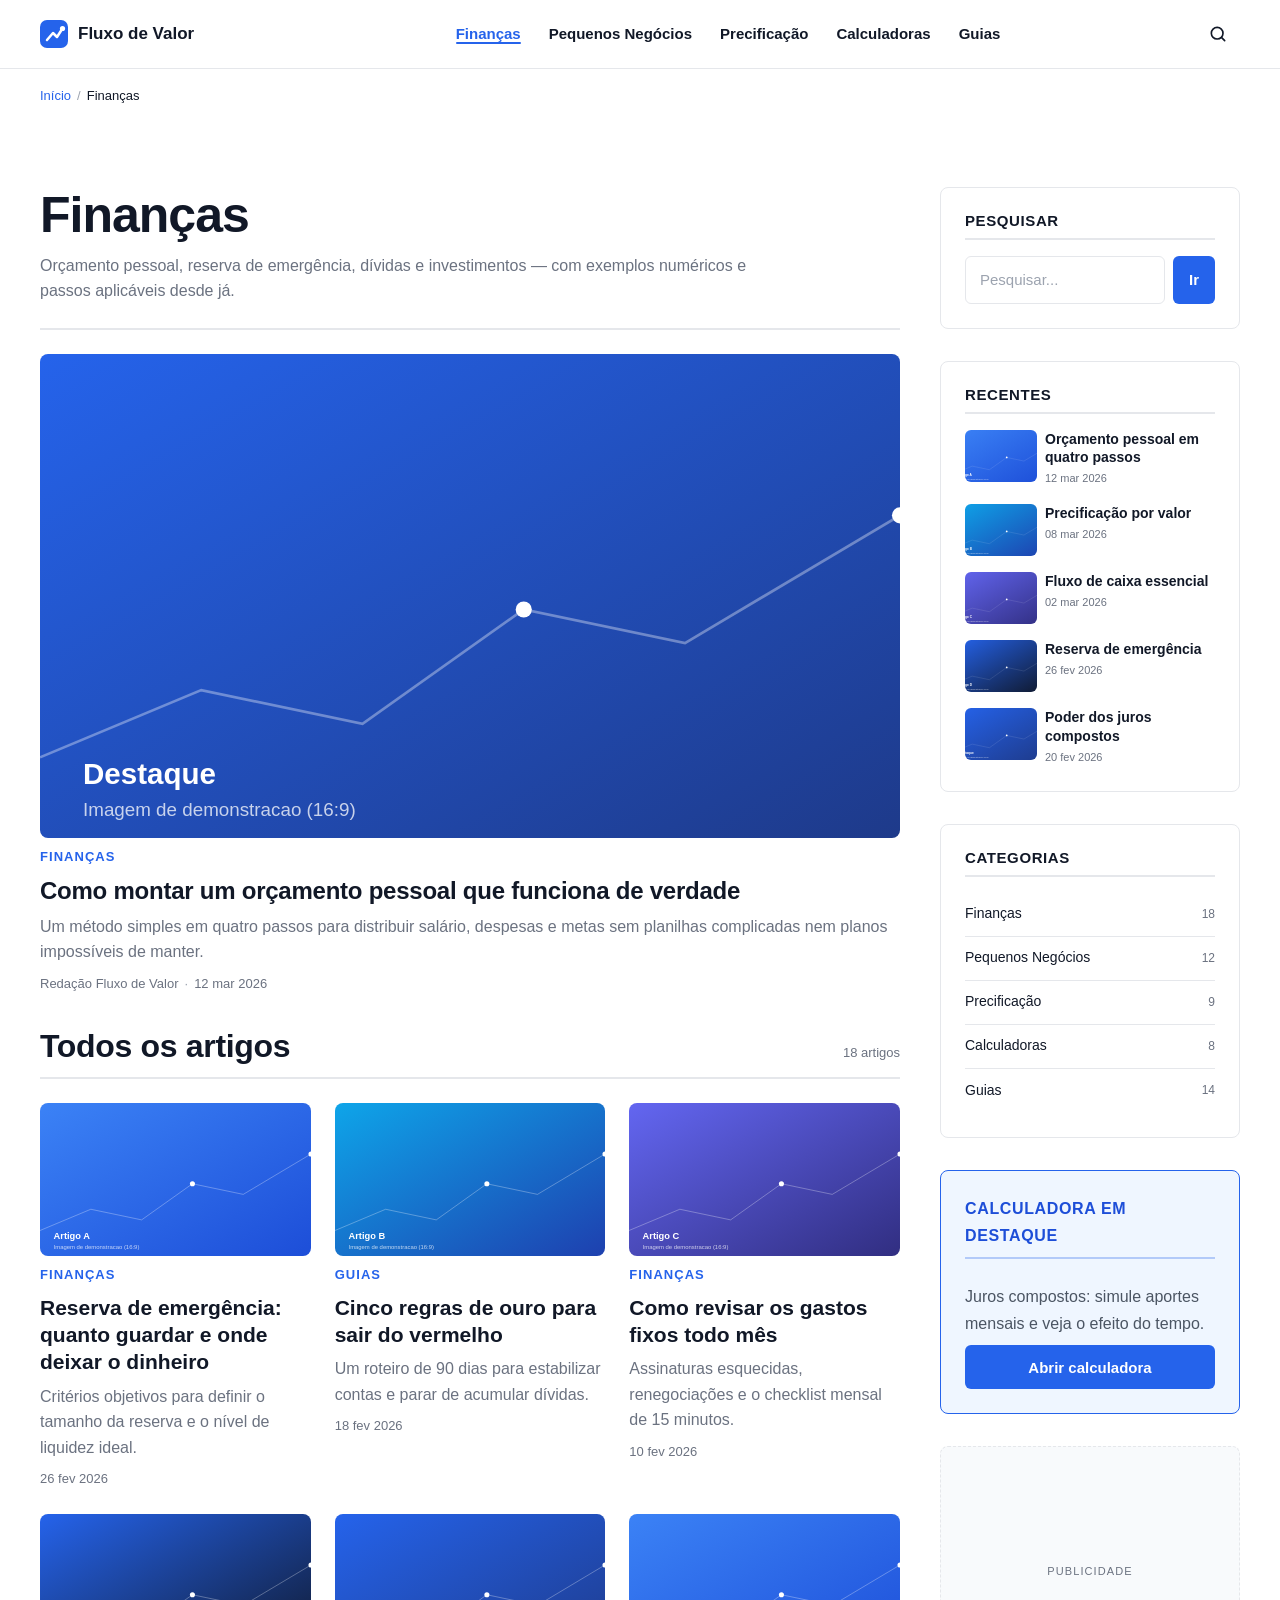
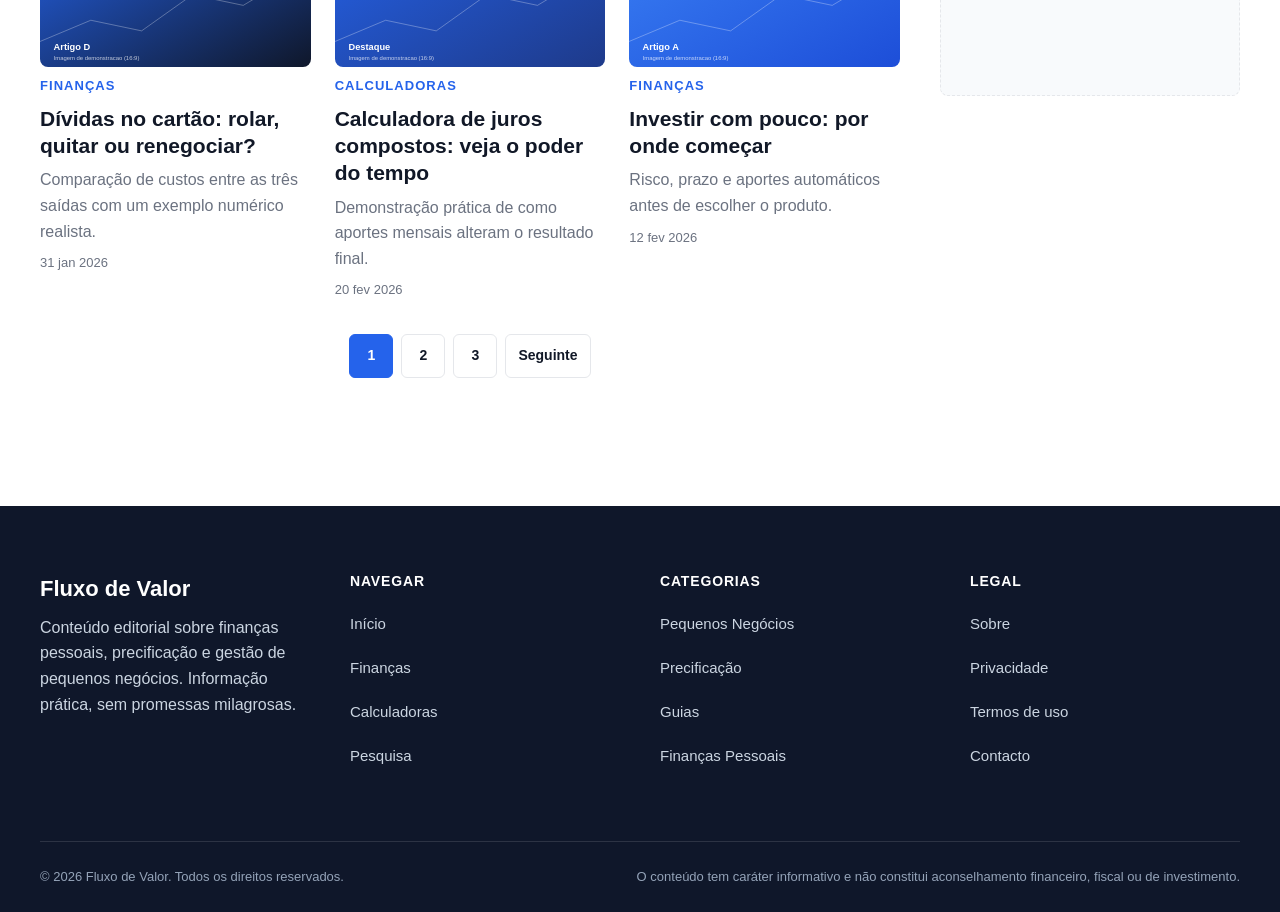
<file: src/category.html>
<!DOCTYPE html>
<html lang="pt-PT">
<head>
<meta charset="utf-8">
<meta name="viewport" content="width=device-width, initial-scale=1">
<title>Finanças — Fluxo de Valor</title>
<meta name="description" content="Artigos sobre orçamento pessoal, reserva de emergência, dívidas e investimentos. Guia prático para decisões financeiras melhores.">
<link rel="canonical" href="https://valorfacil.blogspot.com/category.html">
<meta name="robots" content="index, follow">

<meta property="og:type" content="website">
<meta property="og:site_name" content="Fluxo de Valor">
<meta property="og:locale" content="pt_PT">
<meta property="og:title" content="Finanças — Fluxo de Valor">
<meta property="og:description" content="Artigos sobre orçamento pessoal, reserva de emergência, dívidas e investimentos.">
<meta property="og:url" content="https://valorfacil.blogspot.com/category.html">
<meta property="og:image" content="https://valorfacil.blogspot.com/assets/images/ph-a.svg">

<meta name="twitter:card" content="summary_large_image">
<meta name="twitter:title" content="Finanças — Fluxo de Valor">
<meta name="twitter:description" content="Artigos sobre orçamento pessoal, reserva de emergência, dívidas e investimentos.">
<meta name="twitter:image" content="https://valorfacil.blogspot.com/assets/images/ph-a.svg">

<link rel="icon" href="assets/images/logo.svg" type="image/svg+xml">

<link rel="stylesheet" href="css/variables.css">
<link rel="stylesheet" href="css/reset.css">
<link rel="stylesheet" href="css/base.css">
<link rel="stylesheet" href="css/header.css">
<link rel="stylesheet" href="css/navigation.css">
<link rel="stylesheet" href="css/hero.css">
<link rel="stylesheet" href="css/cards.css">
<link rel="stylesheet" href="css/sections.css">
<link rel="stylesheet" href="css/sidebar.css">
<link rel="stylesheet" href="css/calculators.css">
<link rel="stylesheet" href="css/article.css">
<link rel="stylesheet" href="css/footer.css">
<link rel="stylesheet" href="css/responsive.css">

<script type="application/ld+json">
{
  "@context": "https://schema.org",
  "@type": "CollectionPage",
  "name": "Finanças",
  "inLanguage": "pt-PT",
  "url": "https://valorfacil.blogspot.com/category.html",
  "isPartOf": { "@type": "WebSite", "name": "Fluxo de Valor", "url": "https://valorfacil.blogspot.com/" }
}
</script>

<script type="application/ld+json">
{
  "@context": "https://schema.org",
  "@type": "BreadcrumbList",
  "itemListElement": [
    { "@type": "ListItem", "position": 1, "name": "Início", "item": "https://valorfacil.blogspot.com/" },
    { "@type": "ListItem", "position": 2, "name": "Finanças", "item": "https://valorfacil.blogspot.com/category.html" }
  ]
}
</script>
</head>

<body>
<a class="skip-link" href="#conteudo">Saltar para o conteúdo</a>

<header class="site-header">
  <div class="container header-inner">
    <a class="site-logo" href="index.html" aria-label="Fluxo de Valor — página inicial">
      <img src="assets/images/logo.svg" alt="Fluxo de Valor" width="180" height="30">
    </a>

    <nav class="main-nav" id="main-nav" aria-label="Navegação principal">
      <ul class="nav-list">
        <li><a class="nav-link is-active" href="category.html" aria-current="page">Finanças</a></li>
        <li><a class="nav-link" href="category.html">Pequenos Negócios</a></li>
        <li><a class="nav-link" href="category.html">Precificação</a></li>
        <li><a class="nav-link" href="category.html">Calculadoras</a></li>
        <li><a class="nav-link" href="category.html">Guias</a></li>
      </ul>
    </nav>

    <div class="header-actions">
      <a class="header-search" href="search.html" aria-label="Pesquisar no site">
        <svg viewBox="0 0 24 24" fill="none" stroke="currentColor" stroke-width="2" stroke-linecap="round" aria-hidden="true"><circle cx="11" cy="11" r="7"/><path d="M20 20l-3.6-3.6"/></svg>
      </a>
      <button class="menu-toggle" type="button" aria-expanded="false" aria-controls="main-nav" aria-label="Abrir menu">
        <svg class="icon-menu" viewBox="0 0 24 24" fill="none" stroke="currentColor" stroke-width="2" stroke-linecap="round" aria-hidden="true"><path d="M4 7h16M4 12h16M4 17h16"/></svg>
        <svg class="icon-close" viewBox="0 0 24 24" fill="none" stroke="currentColor" stroke-width="2" stroke-linecap="round" aria-hidden="true"><path d="M6 6l12 12M18 6L6 18"/></svg>
      </button>
    </div>
  </div>
  <div class="nav-backdrop" aria-hidden="true"></div>
</header>

<main id="conteudo">
  <div class="container">
    <nav class="breadcrumb" aria-label="Trilha de navegação">
      <ol>
        <li><a href="index.html">Início</a></li>
        <li aria-current="page">Finanças</li>
      </ol>
    </nav>
  </div>

  <div class="container main-layout">
    <div class="main-content">
      <header class="page-header">
        <h1>Finanças</h1>
        <p class="page-description">Orçamento pessoal, reserva de emergência, dívidas e investimentos — com exemplos numéricos e passos aplicáveis desde já.</p>
      </header>

      <article class="card card--featured">
        <a class="card-media" href="article.html" tabindex="-1" aria-hidden="true">
          <img src="assets/images/ph-hero.svg" alt="" width="640" height="360" fetchpriority="high">
        </a>
        <div class="card-body">
          <span class="eyebrow">Finanças</span>
          <h2 class="card-title"><a href="article.html">Como montar um orçamento pessoal que funciona de verdade</a></h2>
          <p class="card-summary">Um método simples em quatro passos para distribuir salário, despesas e metas sem planilhas complicadas nem planos impossíveis de manter.</p>
          <p class="card-meta meta--dot"><span>Redação Fluxo de Valor</span><time datetime="2026-03-12">12 mar 2026</time></p>
        </div>
      </article>

      <div class="section-header section-header--spaced">
        <h2 class="section-title">Todos os artigos</h2>
        <span class="meta">18 artigos</span>
      </div>

      <div class="card-grid">
        <article class="card">
          <a class="card-media" href="article.html" tabindex="-1" aria-hidden="true">
            <img src="assets/images/ph-a.svg" alt="" width="640" height="360" loading="lazy">
          </a>
          <div class="card-body">
            <span class="eyebrow">Finanças</span>
            <h3 class="card-title"><a href="article.html">Reserva de emergência: quanto guardar e onde deixar o dinheiro</a></h3>
            <p class="card-summary">Critérios objetivos para definir o tamanho da reserva e o nível de liquidez ideal.</p>
            <p class="card-meta"><time datetime="2026-02-26">26 fev 2026</time></p>
          </div>
        </article>

        <article class="card">
          <a class="card-media" href="article.html" tabindex="-1" aria-hidden="true">
            <img src="assets/images/ph-b.svg" alt="" width="640" height="360" loading="lazy">
          </a>
          <div class="card-body">
            <span class="eyebrow">Guias</span>
            <h3 class="card-title"><a href="article.html">Cinco regras de ouro para sair do vermelho</a></h3>
            <p class="card-summary">Um roteiro de 90 dias para estabilizar contas e parar de acumular dívidas.</p>
            <p class="card-meta"><time datetime="2026-02-18">18 fev 2026</time></p>
          </div>
        </article>

        <article class="card">
          <a class="card-media" href="article.html" tabindex="-1" aria-hidden="true">
            <img src="assets/images/ph-c.svg" alt="" width="640" height="360" loading="lazy">
          </a>
          <div class="card-body">
            <span class="eyebrow">Finanças</span>
            <h3 class="card-title"><a href="article.html">Como revisar os gastos fixos todo mês</a></h3>
            <p class="card-summary">Assinaturas esquecidas, renegociações e o checklist mensal de 15 minutos.</p>
            <p class="card-meta"><time datetime="2026-02-10">10 fev 2026</time></p>
          </div>
        </article>

        <article class="card">
          <a class="card-media" href="article.html" tabindex="-1" aria-hidden="true">
            <img src="assets/images/ph-d.svg" alt="" width="640" height="360" loading="lazy">
          </a>
          <div class="card-body">
            <span class="eyebrow">Finanças</span>
            <h3 class="card-title"><a href="article.html">Dívidas no cartão: rolar, quitar ou renegociar?</a></h3>
            <p class="card-summary">Comparação de custos entre as três saídas com um exemplo numérico realista.</p>
            <p class="card-meta"><time datetime="2026-01-31">31 jan 2026</time></p>
          </div>
        </article>

        <article class="card">
          <a class="card-media" href="article.html" tabindex="-1" aria-hidden="true">
            <img src="assets/images/ph-hero.svg" alt="" width="640" height="360" loading="lazy">
          </a>
          <div class="card-body">
            <span class="eyebrow">Calculadoras</span>
            <h3 class="card-title"><a href="article.html">Calculadora de juros compostos: veja o poder do tempo</a></h3>
            <p class="card-summary">Demonstração prática de como aportes mensais alteram o resultado final.</p>
            <p class="card-meta"><time datetime="2026-02-20">20 fev 2026</time></p>
          </div>
        </article>

        <article class="card">
          <a class="card-media" href="article.html" tabindex="-1" aria-hidden="true">
            <img src="assets/images/ph-a.svg" alt="" width="640" height="360" loading="lazy">
          </a>
          <div class="card-body">
            <span class="eyebrow">Finanças</span>
            <h3 class="card-title"><a href="article.html">Investir com pouco: por onde começar</a></h3>
            <p class="card-summary">Risco, prazo e aportes automáticos antes de escolher o produto.</p>
            <p class="card-meta"><time datetime="2026-02-12">12 fev 2026</time></p>
          </div>
        </article>
      </div>

      <nav class="pagination" aria-label="Paginação">
        <span aria-current="page">1</span>
        <a href="category.html?page=2">2</a>
        <a href="category.html?page=3">3</a>
        <a href="category.html?page=2">Seguinte</a>
      </nav>
    </div>

    <aside class="sidebar" aria-label="Barra lateral">
      <section class="widget" aria-labelledby="sb-search">
        <h2 class="widget-title" id="sb-search">Pesquisar</h2>
        <form class="search-form" action="search.html" method="get" role="search">
          <label class="visually-hidden" for="sb-search-input">Pesquisar artigos</label>
          <input class="field" type="search" id="sb-search-input" name="q" placeholder="Pesquisar..." required>
          <button class="btn btn--primary" type="submit">Ir</button>
        </form>
      </section>

      <section class="widget" aria-labelledby="sb-recent">
        <h2 class="widget-title" id="sb-recent">Recentes</h2>
        <ul class="recent-list">
          <li class="recent-item">
            <span class="recent-thumb"><img src="assets/images/ph-a.svg" alt="" width="72" height="52" loading="lazy"></span>
            <span>
              <span class="recent-title"><a href="article.html">Orçamento pessoal em quatro passos</a></span>
              <span class="recent-meta"><time datetime="2026-03-12">12 mar 2026</time></span>
            </span>
          </li>
          <li class="recent-item">
            <span class="recent-thumb"><img src="assets/images/ph-b.svg" alt="" width="72" height="52" loading="lazy"></span>
            <span>
              <span class="recent-title"><a href="article.html">Precificação por valor</a></span>
              <span class="recent-meta"><time datetime="2026-03-08">08 mar 2026</time></span>
            </span>
          </li>
          <li class="recent-item">
            <span class="recent-thumb"><img src="assets/images/ph-c.svg" alt="" width="72" height="52" loading="lazy"></span>
            <span>
              <span class="recent-title"><a href="article.html">Fluxo de caixa essencial</a></span>
              <span class="recent-meta"><time datetime="2026-03-02">02 mar 2026</time></span>
            </span>
          </li>
          <li class="recent-item">
            <span class="recent-thumb"><img src="assets/images/ph-d.svg" alt="" width="72" height="52" loading="lazy"></span>
            <span>
              <span class="recent-title"><a href="article.html">Reserva de emergência</a></span>
              <span class="recent-meta"><time datetime="2026-02-26">26 fev 2026</time></span>
            </span>
          </li>
          <li class="recent-item">
            <span class="recent-thumb"><img src="assets/images/ph-hero.svg" alt="" width="72" height="52" loading="lazy"></span>
            <span>
              <span class="recent-title"><a href="article.html">Poder dos juros compostos</a></span>
              <span class="recent-meta"><time datetime="2026-02-20">20 fev 2026</time></span>
            </span>
          </li>
        </ul>
      </section>

      <section class="widget" aria-labelledby="sb-cats">
        <h2 class="widget-title" id="sb-cats">Categorias</h2>
        <ul class="category-list">
          <li><a href="category.html">Finanças <span class="count">18</span></a></li>
          <li><a href="category.html">Pequenos Negócios <span class="count">12</span></a></li>
          <li><a href="category.html">Precificação <span class="count">9</span></a></li>
          <li><a href="category.html">Calculadoras <span class="count">8</span></a></li>
          <li><a href="category.html">Guias <span class="count">14</span></a></li>
        </ul>
      </section>

      <section class="widget widget--plain">
        <div class="widget-calc">
          <p class="widget-title">Calculadora em destaque</p>
          <p>Juros compostos: simule aportes mensais e veja o efeito do tempo.</p>
          <a class="btn btn--primary" href="article.html">Abrir calculadora</a>
        </div>
      </section>

      <section class="widget widget--plain" aria-label="Publicidade — barra lateral">
        <div class="ad-slot ad-slot--sidebar"><span>Publicidade</span></div>
      </section>
    </aside>
  </div>
</main>

<footer class="site-footer">
  <div class="container">
    <div class="footer-grid">
      <div>
        <p class="footer-brand-name">Fluxo de Valor</p>
        <p class="footer-text">Conteúdo editorial sobre finanças pessoais, precificação e gestão de pequenos negócios. Informação prática, sem promessas milagrosas.</p>
      </div>

      <nav aria-labelledby="footer-nav">
        <p class="footer-title" id="footer-nav">Navegar</p>
        <ul class="footer-links">
          <li><a href="index.html">Início</a></li>
          <li><a href="category.html">Finanças</a></li>
          <li><a href="category.html">Calculadoras</a></li>
          <li><a href="search.html">Pesquisa</a></li>
        </ul>
      </nav>

      <nav aria-labelledby="footer-cat">
        <p class="footer-title" id="footer-cat">Categorias</p>
        <ul class="footer-links">
          <li><a href="category.html">Pequenos Negócios</a></li>
          <li><a href="category.html">Precificação</a></li>
          <li><a href="category.html">Guias</a></li>
          <li><a href="category.html">Finanças Pessoais</a></li>
        </ul>
      </nav>

      <nav aria-labelledby="footer-legal">
        <p class="footer-title" id="footer-legal">Legal</p>
        <ul class="footer-links">
          <li><a href="#">Sobre</a></li>
          <li><a href="#">Privacidade</a></li>
          <li><a href="#">Termos de uso</a></li>
          <li><a href="#">Contacto</a></li>
        </ul>
      </nav>
    </div>

    <div class="footer-bottom">
      <p>&copy; <span id="year">2026</span> Fluxo de Valor. Todos os direitos reservados.</p>
      <p class="footer-disclaimer">O conteúdo tem caráter informativo e não constitui aconselhamento financeiro, fiscal ou de investimento.</p>
    </div>
  </div>
</footer>

<script src="js/navigation.js" defer></script>
<script src="js/main.js" defer></script>
</body>
</html>
</file>
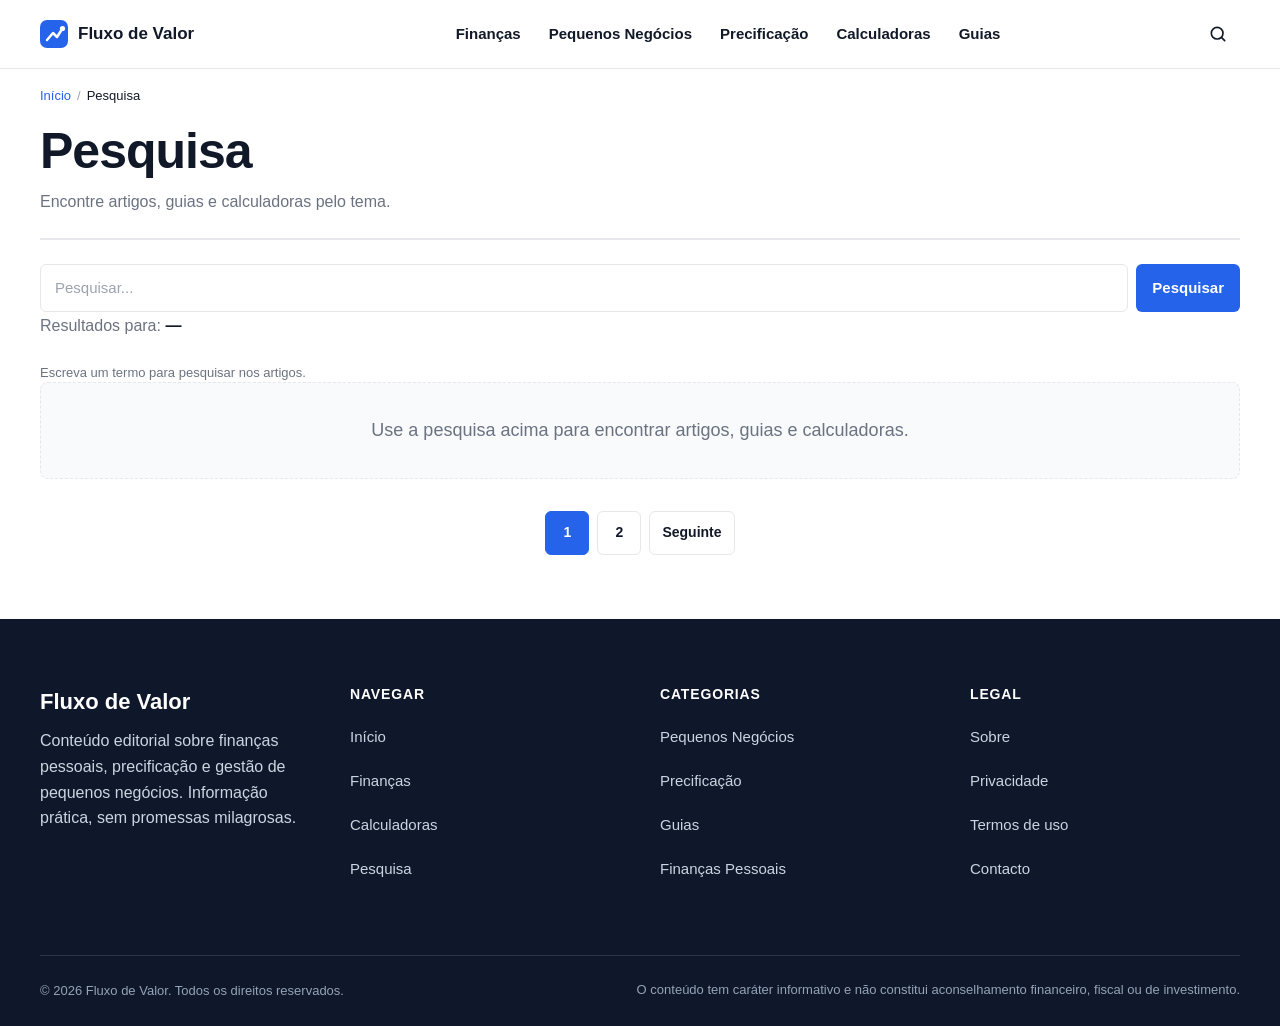
<file: src/search.html>
<!DOCTYPE html>
<html lang="pt-PT">
<head>
<meta charset="utf-8">
<meta name="viewport" content="width=device-width, initial-scale=1">
<title>Pesquisa — Fluxo de Valor</title>
<meta name="description" content="Pesquise artigos, guias e calculadoras sobre finanças, precificação e pequenos negócios.">
<link rel="canonical" href="https://valorfacil.blogspot.com/search.html">
<meta name="robots" content="noindex, follow">

<meta property="og:type" content="website">
<meta property="og:site_name" content="Fluxo de Valor">
<meta property="og:locale" content="pt_PT">
<meta property="og:title" content="Pesquisa — Fluxo de Valor">
<meta property="og:description" content="Pesquise artigos, guias e calculadoras sobre finanças, precificação e pequenos negócios.">
<meta property="og:url" content="https://valorfacil.blogspot.com/search.html">

<meta name="twitter:card" content="summary">
<meta name="twitter:title" content="Pesquisa — Fluxo de Valor">
<meta name="twitter:description" content="Pesquise artigos, guias e calculadoras sobre finanças, precificação e pequenos negócios.">

<link rel="icon" href="assets/images/logo.svg" type="image/svg+xml">

<link rel="stylesheet" href="css/variables.css">
<link rel="stylesheet" href="css/reset.css">
<link rel="stylesheet" href="css/base.css">
<link rel="stylesheet" href="css/header.css">
<link rel="stylesheet" href="css/navigation.css">
<link rel="stylesheet" href="css/hero.css">
<link rel="stylesheet" href="css/cards.css">
<link rel="stylesheet" href="css/sections.css">
<link rel="stylesheet" href="css/sidebar.css">
<link rel="stylesheet" href="css/calculators.css">
<link rel="stylesheet" href="css/article.css">
<link rel="stylesheet" href="css/footer.css">
<link rel="stylesheet" href="css/responsive.css">
</head>

<body>
<a class="skip-link" href="#conteudo">Saltar para o conteúdo</a>

<header class="site-header">
  <div class="container header-inner">
    <a class="site-logo" href="index.html" aria-label="Fluxo de Valor — página inicial">
      <img src="assets/images/logo.svg" alt="Fluxo de Valor" width="180" height="30">
    </a>

    <nav class="main-nav" id="main-nav" aria-label="Navegação principal">
      <ul class="nav-list">
        <li><a class="nav-link" href="category.html">Finanças</a></li>
        <li><a class="nav-link" href="category.html">Pequenos Negócios</a></li>
        <li><a class="nav-link" href="category.html">Precificação</a></li>
        <li><a class="nav-link" href="category.html">Calculadoras</a></li>
        <li><a class="nav-link" href="category.html">Guias</a></li>
      </ul>
    </nav>

    <div class="header-actions">
      <a class="header-search" href="search.html" aria-label="Pesquisar no site">
        <svg viewBox="0 0 24 24" fill="none" stroke="currentColor" stroke-width="2" stroke-linecap="round" aria-hidden="true"><circle cx="11" cy="11" r="7"/><path d="M20 20l-3.6-3.6"/></svg>
      </a>
      <button class="menu-toggle" type="button" aria-expanded="false" aria-controls="main-nav" aria-label="Abrir menu">
        <svg class="icon-menu" viewBox="0 0 24 24" fill="none" stroke="currentColor" stroke-width="2" stroke-linecap="round" aria-hidden="true"><path d="M4 7h16M4 12h16M4 17h16"/></svg>
        <svg class="icon-close" viewBox="0 0 24 24" fill="none" stroke="currentColor" stroke-width="2" stroke-linecap="round" aria-hidden="true"><path d="M6 6l12 12M18 6L6 18"/></svg>
      </button>
    </div>
  </div>
  <div class="nav-backdrop" aria-hidden="true"></div>
</header>

<main id="conteudo">
  <div class="container">
    <nav class="breadcrumb" aria-label="Trilha de navegação">
      <ol>
        <li><a href="index.html">Início</a></li>
        <li aria-current="page">Pesquisa</li>
      </ol>
    </nav>

    <header class="page-header">
      <h1>Pesquisa</h1>
      <p class="page-description">Encontre artigos, guias e calculadoras pelo tema.</p>
    </header>

    <form class="search-form search-page-form" action="search.html" method="get" role="search">
      <label class="visually-hidden" for="search-input">Pesquisar artigos</label>
      <input class="field" type="search" id="search-input" name="q" placeholder="Pesquisar..." autocomplete="off" required>
      <button class="btn btn--primary" type="submit">Pesquisar</button>
    </form>

    <p class="results-summary">Resultados para: <strong id="results-term">—</strong></p>
    <p class="meta" id="results-count" role="status" aria-live="polite"></p>

    <noscript>
      <div class="empty-state">A pesquisa de demonstração precisa de JavaScript. Explore as categorias pelo menu.</div>
    </noscript>

    <div id="search-results" class="card-grid card-grid--wide"></div>

    <nav class="pagination" aria-label="Paginação">
      <span aria-current="page">1</span>
      <a href="search.html?page=2">2</a>
      <a href="search.html?page=2">Seguinte</a>
    </nav>
  </div>
</main>

<footer class="site-footer">
  <div class="container">
    <div class="footer-grid">
      <div>
        <p class="footer-brand-name">Fluxo de Valor</p>
        <p class="footer-text">Conteúdo editorial sobre finanças pessoais, precificação e gestão de pequenos negócios. Informação prática, sem promessas milagrosas.</p>
      </div>

      <nav aria-labelledby="footer-nav">
        <p class="footer-title" id="footer-nav">Navegar</p>
        <ul class="footer-links">
          <li><a href="index.html">Início</a></li>
          <li><a href="category.html">Finanças</a></li>
          <li><a href="category.html">Calculadoras</a></li>
          <li><a href="search.html">Pesquisa</a></li>
        </ul>
      </nav>

      <nav aria-labelledby="footer-cat">
        <p class="footer-title" id="footer-cat">Categorias</p>
        <ul class="footer-links">
          <li><a href="category.html">Pequenos Negócios</a></li>
          <li><a href="category.html">Precificação</a></li>
          <li><a href="category.html">Guias</a></li>
          <li><a href="category.html">Finanças Pessoais</a></li>
        </ul>
      </nav>

      <nav aria-labelledby="footer-legal">
        <p class="footer-title" id="footer-legal">Legal</p>
        <ul class="footer-links">
          <li><a href="#">Sobre</a></li>
          <li><a href="#">Privacidade</a></li>
          <li><a href="#">Termos de uso</a></li>
          <li><a href="#">Contacto</a></li>
        </ul>
      </nav>
    </div>

    <div class="footer-bottom">
      <p>&copy; <span id="year">2026</span> Fluxo de Valor. Todos os direitos reservados.</p>
      <p class="footer-disclaimer">O conteúdo tem caráter informativo e não constitui aconselhamento financeiro, fiscal ou de investimento.</p>
    </div>
  </div>
</footer>

<script src="js/navigation.js" defer></script>
<script src="js/main.js" defer></script>
<script src="js/search.js" defer></script>
</body>
</html>
</file>
<file: src/css/variables.css>
/* ==========================================================================
   Design tokens — Fluxo de Valor
   Todos os valores arbitrários do CSS vivem aqui.
   Breakpoints oficiais: 767 / 1023 / 1279 / 1280+
   ========================================================================== */

:root {
  /* Cores ---------------------------------------------------------------- */
  --color-primary: #2563EB;
  --color-primary-dark: #1D4ED8;
  --color-primary-soft: #EFF6FF;

  --color-text: #111827;
  --color-text-secondary: #6B7280;
  --color-text-strong: #4B5563;
  --color-text-muted: #9CA3AF;
  --color-text-inverse: #FFFFFF;

  --color-background: #FFFFFF;
  --color-surface: #F8FAFC;
  --color-border: #E5E7EB;

  --color-success: #16A34A;
  --color-danger: #DC2626;

  --color-footer-bg: #0F172A;
  --color-footer-heading: #FFFFFF;
  --color-footer-text: #CBD5E1;
  --color-footer-muted: #94A3B8;

  /* Tipografia (mobile-first; refinada por breakpoint) ------------------- */
  --font-family: -apple-system, BlinkMacSystemFont, "Segoe UI", Roboto,
    Helvetica, Arial, sans-serif;

  --text-h1: 30px;
  --text-h2: 22px;
  --text-h3: 18px;
  --text-body: 16px;
  --text-card-title: 17px;
  --text-card-summary: 14px;
  --text-meta: 12px;
  --text-nav: 15px;
  --text-small: 13px;

  --leading-tight: 1.15;
  --leading-heading: 1.25;
  --leading-body: 1.7;

  --weight-regular: 400;
  --weight-medium: 500;
  --weight-semibold: 600;
  --weight-bold: 700;

  /* Layout --------------------------------------------------------------- */
  --container-width: 1180px;
  --container-gutter: 32px; /* mobile: 16px por lado */
  --article-width: 730px;
  --sidebar-width: 300px;
  --header-height: 60px;
  --hero-image-share: 55%;

  /* Espaçamento ---------------------------------------------------------- */
  --space-xs: 4px;
  --space-sm: 8px;
  --space-md: 16px;
  --space-lg: 24px;
  --space-xl: 32px;
  --space-2xl: 40px;
  --space-section: 40px;

  /* Raios ---------------------------------------------------------------- */
  --radius-sm: 6px;
  --radius-md: 8px;
  --radius-lg: 12px;

  /* Superfícies ---------------------------------------------------------- */
  --shadow-sm: 0 1px 2px rgba(17, 24, 39, 0.06);
  --shadow-md: 0 8px 24px rgba(17, 24, 39, 0.08);

  /* Movimento ------------------------------------------------------------ */
  --transition-fast: 150ms ease;
  --transition: 220ms ease;

  /* Hierarquia ----------------------------------------------------------- */
  --z-header: 100;
  --z-drawer: 200;

  /* Acessibilidade ------------------------------------------------------- */
  --target-min: 44px;
}

/* Tablet ------------------------------------------------------------------ */
@media (min-width: 768px) and (max-width: 1023px) {
  :root {
    --text-h1: 38px;
    --text-h2: 26px;
    --text-h3: 20px;
    --text-body: 17px;
    --text-card-title: 18px;
    --text-card-summary: 15px;
    --header-height: 64px;
    --space-section: 48px;
    --container-gutter: 40px;
  }
}

/* Desktop ----------------------------------------------------------------- */
@media (min-width: 1024px) and (max-width: 1279px) {
  :root {
    --text-h1: 46px;
    --text-h2: 30px;
    --text-h3: 22px;
    --text-body: 18px;
    --text-card-title: 20px;
    --text-card-summary: 15px;
    --text-meta: 13px;
    --header-height: 68px;
    --space-section: 56px;
    --container-gutter: 40px;
  }
}

/* Large desktop ----------------------------------------------------------- */
@media (min-width: 1280px) {
  :root {
    --text-h1: 50px;
    --text-h2: 32px;
    --text-h3: 24px;
    --text-body: 18px;
    --text-card-title: 21px;
    --text-card-summary: 16px;
    --text-meta: 13px;
    --header-height: 68px;
    --space-section: 64px;
    --container-width: 1200px;
    --container-gutter: 40px;
  }
}
</file>
<file: src/css/base.css>
/* Base: tipografia, container, utilitários, formulários. */

body {
  font-family: var(--font-family);
  font-size: var(--text-body);
  line-height: var(--leading-body);
  color: var(--color-text);
  background: var(--color-background);
  -webkit-font-smoothing: antialiased;
  text-rendering: optimizeLegibility;
}

/* Container --------------------------------------------------------------- */
.container {
  width: calc(100% - var(--container-gutter));
  margin-inline: auto;
}

/* Tipografia -------------------------------------------------------------- */
h1,
.h1 {
  font-size: var(--text-h1);
  line-height: var(--leading-tight);
  font-weight: var(--weight-bold);
  letter-spacing: -0.02em;
}

h2,
.h2 {
  font-size: var(--text-h2);
  line-height: 1.2;
  font-weight: var(--weight-bold);
  letter-spacing: -0.01em;
}

h3,
.h3 {
  font-size: var(--text-h3);
  line-height: 1.3;
  font-weight: var(--weight-semibold);
}

a {
  color: var(--color-primary);
  transition: color var(--transition-fast);
}

a:hover {
  color: var(--color-primary-dark);
}

strong,
b {
  font-weight: var(--weight-semibold);
}

/* Foco visível (teclado) -------------------------------------------------- */
:focus-visible {
  outline: 3px solid var(--color-primary);
  outline-offset: 2px;
  border-radius: 3px;
}

.skip-link {
  position: absolute;
  left: -9999px;
  top: 0;
  z-index: var(--z-drawer);
  padding: 12px 18px;
  background: var(--color-primary);
  color: var(--color-text-inverse);
  font-weight: var(--weight-semibold);
}

.skip-link:focus {
  left: 8px;
  top: 8px;
}

.visually-hidden {
  position: absolute !important;
  width: 1px;
  height: 1px;
  padding: 0;
  margin: -1px;
  overflow: hidden;
  clip: rect(0 0 0 0);
  white-space: nowrap;
  border: 0;
}

/* Utilitários ------------------------------------------------------------- */
.eyebrow {
  display: inline-block;
  font-size: var(--text-meta);
  font-weight: var(--weight-semibold);
  letter-spacing: 0.08em;
  text-transform: uppercase;
  color: var(--color-primary);
}

.eyebrow--muted {
  color: var(--color-text-secondary);
}

.meta {
  font-size: var(--text-meta);
  line-height: 1.5;
  color: var(--color-text-secondary);
}

.meta--dot > * + *::before {
  content: "·";
  margin-inline: 6px;
  color: var(--color-text-muted);
}

.text-secondary {
  color: var(--color-text-secondary);
}

/* Botões ------------------------------------------------------------------ */
.btn {
  display: inline-flex;
  align-items: center;
  justify-content: center;
  gap: var(--space-sm);
  min-height: var(--target-min);
  padding: 0 20px;
  border-radius: var(--radius-sm);
  font-size: 15px;
  font-weight: var(--weight-semibold);
  line-height: 1;
  text-align: center;
  transition: background-color var(--transition-fast),
    border-color var(--transition-fast), color var(--transition-fast);
}

.btn--primary {
  background: var(--color-primary);
  color: var(--color-text-inverse);
}

.btn--primary:hover {
  background: var(--color-primary-dark);
  color: var(--color-text-inverse);
}

.btn--ghost {
  background: var(--color-background);
  border: 1px solid var(--color-border);
  color: var(--color-text);
}

.btn--ghost:hover {
  border-color: var(--color-primary);
  color: var(--color-primary);
}

/* Formulários ------------------------------------------------------------- */
.field {
  width: 100%;
  min-height: var(--target-min);
  padding: 10px 14px;
  background: var(--color-background);
  border: 1px solid var(--color-border);
  border-radius: var(--radius-sm);
  font-size: 15px;
  color: var(--color-text);
  transition: border-color var(--transition-fast),
    box-shadow var(--transition-fast);
}

.field::placeholder {
  color: var(--color-text-muted);
}

.field:hover {
  border-color: var(--color-text-muted);
}

.field:focus {
  outline: none;
  border-color: var(--color-primary);
  box-shadow: 0 0 0 3px var(--color-primary-soft);
}

.field[aria-invalid="true"] {
  border-color: var(--color-danger);
}

.form-row {
  display: flex;
  flex-wrap: wrap;
  gap: var(--space-sm);
}

/* Secções ----------------------------------------------------------------- */
/* Só <section class="section">: os wrappers de <b:section> do Blogger são
   <div class="... section"> e não devem herdar este espaçamento. */
section.section {
  padding-block: var(--space-section);
}

.section--surface {
  background: var(--color-surface);
}

.section-header {
  display: flex;
  align-items: baseline;
  justify-content: space-between;
  gap: var(--space-md);
  margin-bottom: var(--space-lg);
  padding-bottom: 12px;
  border-bottom: 2px solid var(--color-border);
}

.section-title {
  font-size: var(--text-h2);
}

.section-link {
  font-size: 14px;
  font-weight: var(--weight-semibold);
  white-space: nowrap;
}

.section-header--spaced {
  margin-top: var(--space-xl);
}

/* Espaços publicitários (apenas placeholder) ------------------------------ */
.ad-slot {
  display: flex;
  align-items: center;
  justify-content: center;
  min-height: 100px;
  background: var(--color-surface);
  border: 1px dashed var(--color-border);
  border-radius: var(--radius-md);
  color: var(--color-text-secondary);
  font-size: 11px;
  letter-spacing: 0.1em;
  text-transform: uppercase;
}

.ad-slot--sidebar {
  min-height: 250px;
}

.ad-wrap {
  padding-block: var(--space-lg);
}
</file>
<file: src/css/header.css>
/* Header do site: logo, menu, pesquisa. Mobile-first. */

.site-header {
  position: relative;
  z-index: var(--z-header);
  background: var(--color-background);
  border-bottom: 1px solid var(--color-border);
}

.header-inner {
  display: flex;
  align-items: center;
  justify-content: space-between;
  gap: var(--space-md);
  min-height: var(--header-height);
}

/* Logo -------------------------------------------------------------------- */
.site-logo {
  display: inline-flex;
  align-items: center;
  flex-shrink: 0;
  min-height: var(--target-min);
}

.site-logo img {
  height: auto;
  max-height: 30px;
  width: auto;
  max-width: 220px;
}

/* Ações ------------------------------------------------------------------- */
.header-actions {
  display: flex;
  align-items: center;
  gap: var(--space-xs);
}

.header-search {
  display: inline-flex;
  align-items: center;
  justify-content: center;
  width: var(--target-min);
  height: var(--target-min);
  color: var(--color-text);
  border-radius: var(--radius-sm);
  transition: background-color var(--transition-fast),
    color var(--transition-fast);
}

.header-search:hover {
  background: var(--color-surface);
  color: var(--color-primary);
}

.header-search svg {
  width: 20px;
  height: 20px;
}

/* Botão do menu (mobile) -------------------------------------------------- */
.menu-toggle {
  display: inline-flex;
  align-items: center;
  justify-content: center;
  width: var(--target-min);
  height: var(--target-min);
  color: var(--color-text);
  border-radius: var(--radius-sm);
}

.menu-toggle:hover {
  background: var(--color-surface);
}

.menu-toggle svg {
  width: 22px;
  height: 22px;
}

.menu-toggle .icon-close {
  display: none;
}

.menu-toggle[aria-expanded="true"] .icon-menu {
  display: none;
}

.menu-toggle[aria-expanded="true"] .icon-close {
  display: block;
}

/* Backdrop do drawer ------------------------------------------------------ */
.nav-backdrop {
  position: fixed;
  inset: 0;
  background: rgba(17, 24, 39, 0.45);
  opacity: 0;
  visibility: hidden;
  transition: opacity var(--transition), visibility var(--transition);
}

.nav-backdrop.is-open {
  opacity: 1;
  visibility: visible;
}
</file>
<file: src/css/navigation.css>
/* Navegação principal. Mobile: drawer off-canvas. Desktop: inline (ver responsive.css). */

.main-nav {
  position: fixed;
  top: 0;
  right: 0;
  z-index: calc(var(--z-drawer) + 1);
  width: min(320px, 85vw);
  height: 100dvh;
  padding: calc(var(--header-height) + 16px) 20px 24px;
  background: var(--color-background);
  box-shadow: var(--shadow-md);
  overflow-y: auto;
  transform: translateX(100%);
  visibility: hidden;
  transition: transform var(--transition), visibility var(--transition);
}

.main-nav.is-open {
  transform: translateX(0);
  visibility: visible;
}

.nav-list {
  display: flex;
  flex-direction: column;
  gap: var(--space-xs);
}

.nav-link {
  position: relative;
  display: flex;
  align-items: center;
  min-height: var(--target-min);
  padding: 0 10px;
  border-radius: var(--radius-sm);
  font-size: var(--text-nav);
  font-weight: var(--weight-semibold);
  color: var(--color-text);
  transition: background-color var(--transition-fast),
    color var(--transition-fast);
}

.nav-link:hover {
  background: var(--color-surface);
  color: var(--color-primary);
}

.nav-link.is-active {
  color: var(--color-primary);
  font-weight: var(--weight-bold);
}

.nav-link.is-active::after {
  content: "";
  position: absolute;
  left: 10px;
  right: 10px;
  bottom: 6px;
  height: 2px;
  background: var(--color-primary);
  border-radius: 2px;
}

@media (prefers-reduced-motion: reduce) {
  .main-nav,
  .nav-backdrop {
    transition: none;
  }
}
</file>
<file: src/css/hero.css>
/* Hero / post em destaque. Mobile: empilhado. Desktop: 55/45 (ver responsive.css). */

.hero {
  padding-block: var(--space-section);
}

.hero-grid {
  display: grid;
  gap: var(--space-lg);
}

.hero-media {
  display: block;
  overflow: hidden;
  border-radius: var(--radius-md);
  background: var(--color-surface);
}

.hero-media img {
  width: 100%;
  aspect-ratio: 16 / 9;
  object-fit: cover;
}

.hero-content {
  display: flex;
  flex-direction: column;
  align-items: flex-start;
  gap: var(--space-md);
}

.hero-title {
  font-size: var(--text-h1);
  line-height: var(--leading-tight);
}

.hero-title a {
  color: var(--color-text);
}

.hero-title a:hover {
  color: var(--color-primary);
}

.hero-summary {
  font-size: var(--text-body);
  line-height: 1.65;
  color: var(--color-text-secondary);
}

.hero-actions {
  display: flex;
  flex-wrap: wrap;
  gap: var(--space-sm);
  margin-top: var(--space-xs);
}
</file>
<file: src/css/cards.css>
/* Cards editoriais e grelhas. */

.card-grid {
  display: grid;
  grid-template-columns: minmax(0, 1fr);
  gap: var(--space-lg);
}

.card-grid--2,
.card-grid--wide {
  grid-template-columns: minmax(0, 1fr);
}

.card {
  display: flex;
  flex-direction: column;
  gap: var(--space-sm);
  min-width: 0;
}

.card-media {
  display: block;
  overflow: hidden;
  border-radius: var(--radius-md);
  background: var(--color-surface);
}

.card-media img {
  width: 100%;
  aspect-ratio: 16 / 9;
  object-fit: cover;
}

@media (prefers-reduced-motion: no-preference) {
  .card-media img {
    transition: transform var(--transition);
  }

  .card:hover .card-media img {
    transform: scale(1.03);
  }
}

.card-body {
  display: flex;
  flex-direction: column;
  gap: var(--space-sm);
  min-width: 0;
}

.card-title {
  font-size: var(--text-card-title);
  line-height: 1.3;
  font-weight: var(--weight-semibold);
}

.card-title a {
  color: var(--color-text);
}

.card-title a:hover {
  color: var(--color-primary);
}

.card-summary {
  font-size: var(--text-card-summary);
  line-height: 1.6;
  color: var(--color-text-secondary);
}

.card-meta {
  margin-top: auto;
  font-size: var(--text-meta);
  color: var(--color-text-secondary);
}

.card--featured .card-title {
  font-size: var(--text-h3);
  line-height: 1.25;
  font-weight: var(--weight-bold);
}

/* Card horizontal (coluna secundária / resultados) ------------------------ */
.card--row {
  display: grid;
  grid-template-columns: 120px minmax(0, 1fr);
  gap: var(--space-md);
  align-items: start;
  padding-block: var(--space-md);
  border-bottom: 1px solid var(--color-border);
}

.card--row .card-media img {
  aspect-ratio: 4 / 3;
}

.card--row .card-title {
  font-size: calc(var(--text-card-title) - 1px);
}

.card--row .card-summary {
  display: none;
}

@media (prefers-reduced-motion: reduce) {
  .card-media img {
    transition: none;
  }
}
</file>
<file: src/css/sections.css>
/* Secções da homepage: split de categoria, newsletter, paginação, estados. */

/* Divisão principal + secundária (60/40 no desktop, 1 coluna no mobile) --- */
.category-split {
  display: grid;
  grid-template-columns: minmax(0, 1fr);
  gap: var(--space-lg);
}

.split-secondary {
  display: flex;
  flex-direction: column;
}

.split-secondary .card--row:last-child {
  border-bottom: 0;
  padding-bottom: 0;
}

.split-secondary .card--row:first-child {
  padding-top: 0;
}

/* Lista vertical de artigos (sidebar / secundária) ------------------------ */
.post-list {
  display: flex;
  flex-direction: column;
}

.post-list-item {
  display: grid;
  grid-template-columns: minmax(0, 1fr);
  gap: var(--space-sm);
  padding-block: var(--space-md);
  border-bottom: 1px solid var(--color-border);
}

.post-list-item:last-child {
  border-bottom: 0;
}

.post-list-title {
  font-size: calc(var(--text-card-title) - 1px);
  line-height: 1.35;
  font-weight: var(--weight-semibold);
}

.post-list-title a {
  color: var(--color-text);
}

.post-list-title a:hover {
  color: var(--color-primary);
}

/* Newsletter -------------------------------------------------------------- */
.newsletter {
  display: grid;
  gap: var(--space-lg);
  padding: var(--space-xl);
  background: var(--color-surface);
  border: 1px solid var(--color-border);
  border-radius: var(--radius-lg);
}

.newsletter-title {
  font-size: var(--text-h3);
}

.newsletter-text {
  margin-top: var(--space-xs);
  font-size: var(--text-card-summary);
  color: var(--color-text-secondary);
}

.newsletter-form {
  display: flex;
  flex-direction: column;
  gap: var(--space-sm);
}

.newsletter-form .field {
  flex: 1 1 auto;
  min-width: 0;
}

.newsletter-note {
  font-size: var(--text-meta);
  color: var(--color-text-secondary);
}

.newsletter-note.is-success {
  color: var(--color-success);
  font-weight: var(--weight-semibold);
}

.newsletter-note.is-error {
  color: var(--color-danger);
  font-weight: var(--weight-semibold);
}

/* Paginação --------------------------------------------------------------- */
.pagination {
  display: flex;
  flex-wrap: wrap;
  align-items: center;
  justify-content: center;
  gap: var(--space-sm);
  margin-top: var(--space-xl);
}

.pagination a,
.pagination span {
  display: inline-flex;
  align-items: center;
  justify-content: center;
  min-width: var(--target-min);
  min-height: var(--target-min);
  padding: 0 12px;
  border: 1px solid var(--color-border);
  border-radius: var(--radius-sm);
  font-size: 14px;
  font-weight: var(--weight-semibold);
  color: var(--color-text);
}

.pagination a:hover {
  border-color: var(--color-primary);
  color: var(--color-primary);
}

.pagination [aria-current="page"] {
  background: var(--color-primary);
  border-color: var(--color-primary);
  color: var(--color-text-inverse);
}

/* Estado vazio (pesquisa) ------------------------------------------------- */
.empty-state {
  padding: var(--space-xl);
  background: var(--color-surface);
  border: 1px dashed var(--color-border);
  border-radius: var(--radius-md);
  text-align: center;
  color: var(--color-text-secondary);
}
</file>
<file: src/css/sidebar.css>
/* Sidebar e widgets reutilizáveis. Mobile: abaixo do conteúdo (ver responsive.css). */

.main-layout {
  display: grid;
  grid-template-columns: minmax(0, 1fr);
  gap: var(--space-2xl);
  padding-block: var(--space-section);
}

.sidebar {
  display: flex;
  flex-direction: column;
  gap: var(--space-xl);
  min-width: 0;
}

.main-content {
  min-width: 0;
}

/* Sem .main-layout (home, artigo, pesquisa) a sidebar não aparece.
   Mesma regra do blogger/theme.xml — no src nunca chega a aplicar-se. */
.container:not(.main-layout) > .sidebar {
  display: none;
}

.widget {
  padding: var(--space-lg);
  background: var(--color-background);
  border: 1px solid var(--color-border);
  border-radius: var(--radius-md);
}

.widget--plain {
  padding: 0;
  border: 0;
}

.widget-title {
  margin-bottom: var(--space-md);
  padding-bottom: var(--space-sm);
  border-bottom: 2px solid var(--color-border);
  font-size: 15px;
  font-weight: var(--weight-bold);
  letter-spacing: 0.04em;
  text-transform: uppercase;
}

/* Pesquisa ---------------------------------------------------------------- */
.search-form {
  display: flex;
  gap: var(--space-sm);
}

.search-form .field {
  flex: 1 1 auto;
}

.search-form .btn {
  flex-shrink: 0;
  padding-inline: 16px;
}

/* Posts recentes ---------------------------------------------------------- */
.recent-list {
  display: flex;
  flex-direction: column;
  gap: var(--space-md);
}

.recent-item {
  display: grid;
  grid-template-columns: 72px minmax(0, 1fr);
  gap: var(--space-sm);
  align-items: start;
}

.recent-thumb {
  width: 72px;
  height: 52px;
  overflow: hidden;
  border-radius: var(--radius-sm);
  background: var(--color-surface);
}

.recent-thumb img {
  width: 72px;
  height: 52px;
  object-fit: cover;
}

.recent-title {
  display: block;
  font-size: 14px;
  line-height: 1.35;
  font-weight: var(--weight-semibold);
}

.recent-title a {
  color: var(--color-text);
}

.recent-title a:hover {
  color: var(--color-primary);
}

.recent-meta {
  display: block;
  margin-top: 2px;
  font-size: 11px;
  color: var(--color-text-secondary);
}

/* Categorias -------------------------------------------------------------- */
.category-list {
  display: flex;
  flex-direction: column;
}

.category-list a {
  display: flex;
  align-items: center;
  justify-content: space-between;
  gap: var(--space-sm);
  min-height: var(--target-min);
  padding-block: 6px;
  border-bottom: 1px solid var(--color-border);
  font-size: 14px;
  font-weight: var(--weight-medium);
  color: var(--color-text);
}

.category-list li:last-child a {
  border-bottom: 0;
}

.category-list a:hover {
  color: var(--color-primary);
}

.category-list .count {
  font-size: 12px;
  color: var(--color-text-secondary);
}

/* Calculadora em destaque ------------------------------------------------- */
.widget-calc {
  display: flex;
  flex-direction: column;
  gap: var(--space-sm);
  padding: var(--space-lg);
  background: var(--color-primary-soft);
  border: 1px solid var(--color-primary);
  border-radius: var(--radius-md);
}

.widget-calc .widget-title {
  border-bottom-color: rgba(37, 99, 235, 0.3);
  color: var(--color-primary-dark);
}

.widget-calc p {
  font-size: var(--text-card-summary);
  color: var(--color-text-strong);
}
</file>
<file: src/css/calculators.css>
/* Secção de calculadoras (componentes visuais; sem lógica financeira completa). */

.calc-grid {
  display: grid;
  grid-template-columns: repeat(auto-fit, minmax(min(100%, 150px), 1fr));
  gap: var(--space-md);
}

.calc-card {
  display: flex;
  flex-direction: column;
  align-items: flex-start;
  gap: var(--space-md);
  min-height: 120px;
  padding: 20px;
  background: var(--color-background);
  border: 1px solid var(--color-border);
  border-radius: var(--radius-md);
  color: var(--color-text);
  transition: border-color var(--transition-fast),
    box-shadow var(--transition-fast);
}

.calc-card:hover {
  border-color: var(--color-primary);
  box-shadow: var(--shadow-sm);
  color: var(--color-text);
}

.calc-icon {
  flex-shrink: 0;
  display: grid;
  place-items: center;
  width: 44px;
  height: 44px;
  background: var(--color-primary-soft);
  border-radius: var(--radius-sm);
  color: var(--color-primary);
}

.calc-icon svg {
  width: 22px;
  height: 22px;
}

.calc-body {
  flex: 1 1 auto;
  min-width: 0;
}

.calc-name {
  display: block;
  font-size: calc(var(--text-card-title) - 1px);
  font-weight: var(--weight-semibold);
  line-height: 1.3;
  overflow-wrap: break-word;
}

.calc-desc {
  display: block;
  margin-top: var(--space-xs);
  font-size: var(--text-meta);
  line-height: 1.5;
  color: var(--color-text-secondary);
  overflow-wrap: break-word;
}

.calc-arrow {
  flex-shrink: 0;
  align-self: flex-end;
  color: var(--color-text-muted);
  transition: transform var(--transition-fast),
    color var(--transition-fast);
}

.calc-arrow svg {
  width: 18px;
  height: 18px;
}

.calc-card:hover .calc-arrow {
  transform: translateX(4px);
  color: var(--color-primary);
}

/* Calculadora de demonstração (página de artigo) -------------------------- */
.calc-panel {
  margin-block: var(--space-xl);
  padding: var(--space-lg);
  background: var(--color-surface);
  border: 1px solid var(--color-border);
  border-left: 4px solid var(--color-primary);
  border-radius: var(--radius-md);
}

.calc-panel-title {
  font-size: calc(var(--text-h3) - 2px);
  margin-bottom: var(--space-xs);
}

.calc-panel-hint {
  font-size: var(--text-meta);
  color: var(--color-text-secondary);
  margin-bottom: var(--space-md);
}

.calc-form {
  display: grid;
  grid-template-columns: minmax(0, 1fr);
  gap: var(--space-sm);
}

.calc-field {
  display: flex;
  flex-direction: column;
  gap: 4px;
}

.calc-field label {
  font-size: var(--text-meta);
  font-weight: var(--weight-semibold);
  color: var(--color-text-secondary);
}

.calc-result {
  margin-top: var(--space-md);
  padding-top: var(--space-md);
  border-top: 1px solid var(--color-border);
  font-size: var(--text-card-summary);
}

.calc-result output {
  display: block;
  margin-top: 4px;
  font-size: var(--text-h3);
  font-weight: var(--weight-bold);
  color: var(--color-primary-dark);
}

@media (prefers-reduced-motion: reduce) {
  .calc-card,
  .calc-arrow {
    transition: none;
  }
}
</file>
<file: src/css/article.css>
/* Página de artigo, cabeçalhos de página, FAQ e relacionados. */

/* Trilha de navegação ----------------------------------------------------- */
.breadcrumb {
  padding-block: var(--space-md);
  font-size: var(--text-meta);
  color: var(--color-text-secondary);
}

.breadcrumb ol {
  display: flex;
  flex-wrap: wrap;
  align-items: center;
  gap: 6px;
}

.breadcrumb li + li::before {
  content: "/";
  margin-right: 6px;
  color: var(--color-text-muted);
}

.breadcrumb a:hover {
  text-decoration: underline;
}

.breadcrumb [aria-current="page"] {
  color: var(--color-text);
  font-weight: var(--weight-medium);
}

/* Cabeçalho do artigo ----------------------------------------------------- */
.article-header {
  display: flex;
  flex-direction: column;
  gap: var(--space-md);
  max-width: var(--article-width);
  margin-inline: auto;
}

.article-title {
  font-size: var(--text-h1);
  line-height: var(--leading-tight);
}

.article-summary {
  font-size: calc(var(--text-body) + 1px);
  line-height: 1.6;
  color: var(--color-text-secondary);
}

.article-figure {
  margin-block: var(--space-lg);
}

.article-figure img {
  width: 100%;
  aspect-ratio: 16 / 9;
  object-fit: cover;
  border-radius: var(--radius-md);
  background: var(--color-surface);
}

.article-figure figcaption {
  margin-top: var(--space-sm);
  font-size: var(--text-meta);
  color: var(--color-text-secondary);
}

/* Corpo ------------------------------------------------------------------- */
.article-body {
  max-width: var(--article-width);
  margin-inline: auto;
  font-size: var(--text-body);
  line-height: var(--leading-body);
}

.article-body > * + * {
  margin-top: var(--space-md);
}

.article-body h2 {
  margin-top: var(--space-xl);
  font-size: var(--text-h2);
  line-height: 1.25;
}

.article-body h3 {
  margin-top: var(--space-lg);
  font-size: var(--text-h3);
  line-height: 1.3;
}

.article-body ul,
.article-body ol {
  padding-left: 22px;
}

.article-body ul {
  list-style: disc;
}

.article-body ol {
  list-style: decimal;
}

.article-body li + li {
  margin-top: 6px;
}

.article-body blockquote {
  padding: var(--space-md) var(--space-lg);
  background: var(--color-surface);
  border-left: 4px solid var(--color-primary);
  border-radius: var(--radius-sm);
  font-style: italic;
  color: var(--color-text-secondary);
}

.article-body a {
  text-decoration: underline;
  text-underline-offset: 2px;
}

.article-body .ad-slot {
  margin-block: var(--space-lg);
}

/* FAQ --------------------------------------------------------------------- */
.faq {
  max-width: var(--article-width);
  margin-inline: auto;
  margin-top: var(--space-xl);
}

.faq-title {
  margin-bottom: var(--space-md);
}

.faq-item {
  border: 1px solid var(--color-border);
  border-radius: var(--radius-md);
  background: var(--color-background);
}

.faq-item + .faq-item {
  margin-top: var(--space-sm);
}

.faq-item summary {
  display: flex;
  align-items: center;
  justify-content: space-between;
  gap: var(--space-md);
  min-height: var(--target-min);
  padding: var(--space-md);
  font-size: calc(var(--text-card-title) - 1px);
  font-weight: var(--weight-semibold);
  cursor: pointer;
  list-style: none;
}

.faq-item summary::-webkit-details-marker {
  display: none;
}

.faq-item summary::after {
  content: "+";
  flex-shrink: 0;
  font-size: 20px;
  font-weight: var(--weight-regular);
  color: var(--color-primary);
}

.faq-item[open] summary::after {
  content: "–";
}

.faq-item[open] summary {
  color: var(--color-primary);
  border-bottom: 1px solid var(--color-border);
}

.faq-answer {
  padding: var(--space-md);
  font-size: var(--text-card-summary);
  line-height: 1.7;
  color: var(--color-text-secondary);
}

/* Relacionados / grelhas de artigos --------------------------------------- */
.related {
  margin-top: var(--space-xl);
}

/* Cabeçalho de página (categoria, pesquisa) ------------------------------- */
.page-header {
  display: flex;
  flex-direction: column;
  gap: var(--space-sm);
  padding-bottom: var(--space-lg);
  margin-bottom: var(--space-lg);
  border-bottom: 2px solid var(--color-border);
}

.page-description {
  max-width: 720px;
  font-size: var(--text-card-summary);
  line-height: 1.6;
  color: var(--color-text-secondary);
}

.results-summary {
  margin-bottom: var(--space-lg);
  font-size: var(--text-card-summary);
  color: var(--color-text-secondary);
}

.results-summary strong {
  color: var(--color-text);
}
</file>
<file: src/css/footer.css>
/* Footer: 4 colunas no desktop, 1 coluna no mobile. */

.site-footer {
  margin-top: var(--space-section);
  background: var(--color-footer-bg);
  color: var(--color-footer-text);
}

.footer-grid {
  display: grid;
  grid-template-columns: minmax(0, 1fr);
  gap: var(--space-xl);
  padding-block: 48px;
}

.footer-brand-name {
  font-size: calc(var(--text-h3) - 2px);
  font-weight: var(--weight-bold);
  color: var(--color-footer-heading);
}

.footer-text {
  margin-top: var(--space-sm);
  font-size: var(--text-card-summary);
  line-height: 1.6;
  color: var(--color-footer-text);
}

.footer-title {
  margin-bottom: var(--space-sm);
  font-size: 14px;
  font-weight: var(--weight-bold);
  letter-spacing: 0.06em;
  text-transform: uppercase;
  color: var(--color-footer-heading);
}

.footer-links {
  display: flex;
  flex-direction: column;
}

.footer-links a {
  display: flex;
  align-items: center;
  min-height: var(--target-min);
  font-size: 15px;
  color: var(--color-footer-text);
}

.footer-links a:hover {
  color: var(--color-footer-heading);
  text-decoration: underline;
  text-underline-offset: 3px;
}

.footer-bottom {
  display: flex;
  flex-direction: column;
  gap: var(--space-sm);
  padding-block: var(--space-lg);
  border-top: 1px solid rgba(255, 255, 255, 0.12);
  font-size: 13px;
  color: var(--color-footer-muted);
}

.footer-bottom a {
  color: var(--color-footer-muted);
}

.footer-bottom a:hover {
  color: var(--color-footer-heading);
}

.footer-disclaimer {
  max-width: 760px;
  line-height: 1.6;
}
</file>
<file: src/css/responsive.css>
/* ==========================================================================
   Responsividade — apenas 4 breakpoints oficiais:

     1. @media (max-width: 767px)                            mobile
     2. @media (min-width: 768px)  and (max-width: 1023px)   tablet
     3. @media (min-width: 1024px) and (max-width: 1279px)   desktop
     4. @media (min-width: 1280px)                           large desktop

   As regras partilhadas do desktop (3 + 4) são expressas com
   min-width: 1024px, que cobre exatamente 1024 / 1280 / 1366 / 1440 / 1920.
   Sem media queries por dispositivo.
   ========================================================================== */

/* ---------------------------------------------------------------- MOBILE */
@media (max-width: 767px) {
  .newsletter {
    padding: var(--space-lg);
  }

  .card--row {
    grid-template-columns: 96px minmax(0, 1fr);
    gap: 12px;
  }

  .footer-grid {
    padding-block: 40px;
  }

  .widget {
    padding: var(--space-md);
  }

  .calc-panel {
    padding: var(--space-md);
  }

  .section-header {
    flex-wrap: wrap;
    row-gap: var(--space-xs);
  }
}

/* --------------------------------------------------------------- TABLET */
@media (min-width: 768px) and (max-width: 1023px) {
  .container {
    width: min(var(--container-width), calc(100% - 40px));
  }

  .hero-grid {
    grid-template-columns: minmax(0, 55fr) minmax(0, 45fr);
    gap: var(--space-lg);
    align-items: center;
  }

  .card-grid {
    grid-template-columns: repeat(2, minmax(0, 1fr));
    gap: 20px;
  }

  .card-grid--wide {
    grid-template-columns: minmax(0, 1fr);
  }

  .category-split {
    grid-template-columns: minmax(0, 1.5fr) minmax(0, 1fr);
    gap: var(--space-lg);
  }

  .calc-grid {
    grid-template-columns: repeat(3, minmax(0, 1fr));
  }

  .calc-card {
    flex-direction: row;
    align-items: center;
  }

  .calc-arrow {
    align-self: center;
  }

  .calc-form {
    grid-template-columns: repeat(2, minmax(0, 1fr));
  }

  .newsletter {
    grid-template-columns: minmax(0, 1fr) minmax(0, 340px);
    align-items: center;
    padding: var(--space-xl);
  }

  .newsletter-form {
    flex-direction: row;
  }

  .footer-grid {
    grid-template-columns: repeat(2, minmax(0, 1fr));
    padding-block: 56px;
  }
}

/* -------------------------------------------------------------- DESKTOP */
@media (min-width: 1024px) {
  .container {
    width: min(var(--container-width), calc(100% - 40px));
  }

  /* Navegação passa a inline (drawer fica só para mobile/tablet) --------- */
  .main-nav {
    position: static;
    width: auto;
    height: auto;
    padding: 0;
    background: none;
    box-shadow: none;
    overflow: visible;
    transform: none;
    visibility: visible;
    transition: none;
  }

  .nav-list {
    flex-direction: row;
    gap: 24px;
  }

  .nav-link {
    padding: 0 2px;
  }

  .nav-link:hover {
    background: none;
  }

  .nav-link.is-active::after {
    left: 2px;
    right: 2px;
    bottom: 12px;
  }

  .menu-toggle,
  .nav-backdrop {
    display: none;
  }

  .header-inner {
    gap: var(--space-xl);
  }

  /* Hero 55/45 ---------------------------------------------------------- */
  .hero-grid {
    grid-template-columns: minmax(0, 55fr) minmax(0, 45fr);
    gap: 28px;
    align-items: center;
  }

  /* Grelhas ------------------------------------------------------------ */
  .card-grid {
    grid-template-columns: repeat(3, minmax(0, 1fr));
    gap: 20px;
  }

  .card-grid--2 {
    grid-template-columns: repeat(2, minmax(0, 1fr));
    gap: 24px;
  }

  .card-grid--wide {
    grid-template-columns: minmax(0, 1fr);
  }

  .category-split {
    grid-template-columns: minmax(0, 1.5fr) minmax(0, 1fr);
    gap: var(--space-lg);
  }

  /* Conteúdo + sidebar 300px ------------------------------------------- */
  .main-layout {
    grid-template-columns: minmax(0, 1fr) var(--sidebar-width);
    gap: var(--space-2xl);
  }

  .calc-grid {
    grid-template-columns: repeat(3, minmax(0, 1fr));
    gap: 20px;
  }

  .calc-card {
    flex-direction: row;
    align-items: center;
  }

  .calc-arrow {
    align-self: center;
  }

  .calc-form {
    grid-template-columns: repeat(2, minmax(0, 1fr));
  }

  .newsletter {
    grid-template-columns: minmax(0, 1fr) minmax(0, 380px);
    align-items: center;
  }

  .footer-grid {
    grid-template-columns: repeat(4, minmax(0, 1fr));
    gap: var(--space-2xl);
    padding-block: 56px;
  }

  .footer-bottom {
    flex-direction: row;
    justify-content: space-between;
    align-items: center;
  }
}

/* -------------------------------------------------------- LARGE DESKTOP */
@media (min-width: 1280px) {
  .container {
    width: min(var(--container-width), calc(100% - 40px));
  }

  .hero-grid {
    gap: var(--space-xl);
  }

  .card-grid {
    gap: var(--space-lg);
  }

  .card-grid--wide {
    grid-template-columns: minmax(0, 1fr);
  }

  .calc-grid {
    grid-template-columns: repeat(4, minmax(0, 1fr));
  }

  .footer-grid {
    padding-block: 64px;
  }
}
</file>
